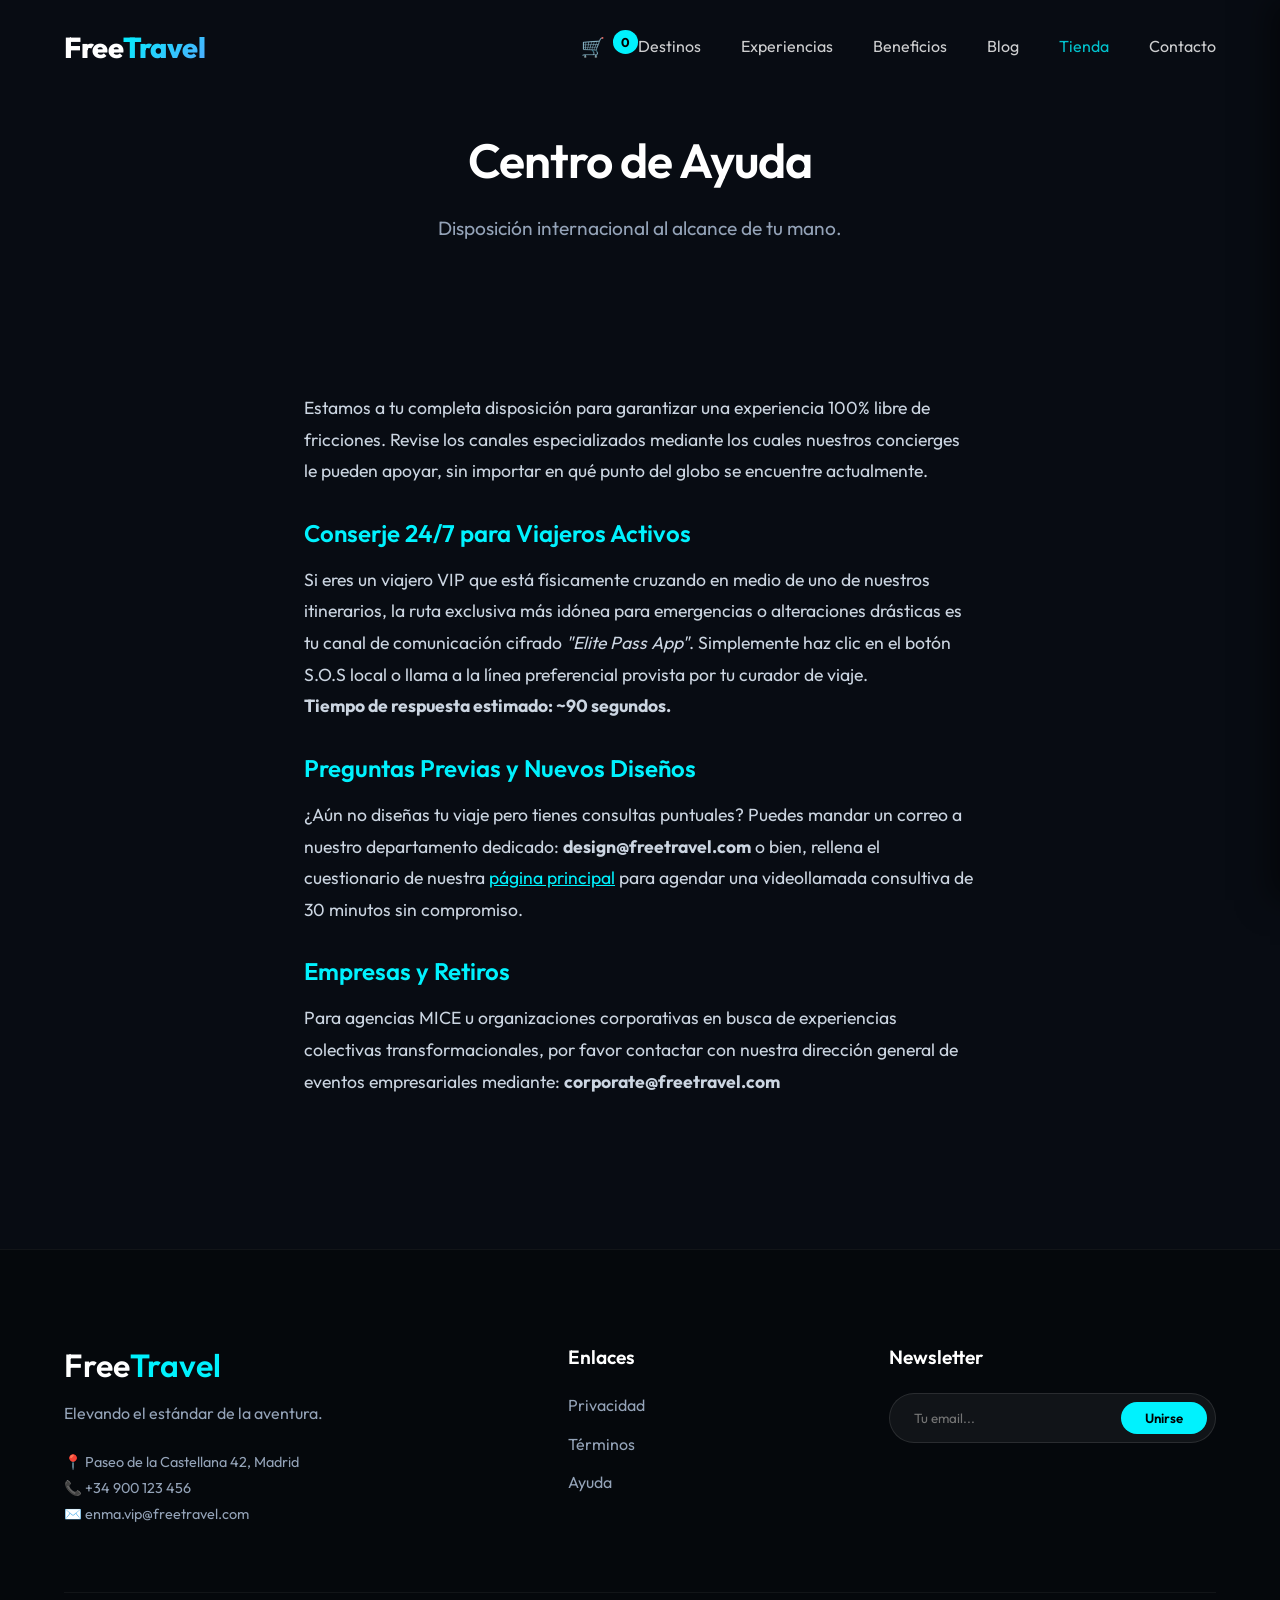
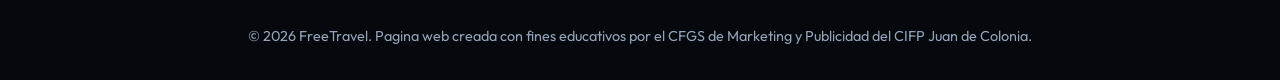
<file: ayuda.html>
<!DOCTYPE html>
<html lang="es">
<head>
    <meta charset="UTF-8">
    <meta name="viewport" content="width=device-width, initial-scale=1.0">
    <title>Centro de Ayuda | FreeTravel</title>
    <link href="https://fonts.googleapis.com/css2?family=Outfit:wght@300;400;600;800&display=swap" rel="stylesheet">
    <link rel="stylesheet" href="style.css">
    <style>
        .legal-content p { color: #cbd5e1; font-size: 1.1rem; line-height: 1.8; margin-bottom: 1.5rem; }
        .legal-content h3 { color: var(--accent-1); margin-top: 2rem; margin-bottom: 1rem; font-size: 1.5rem; }
    </style>
</head>
<body>
    <nav class="navbar">
        <div class="logo"><a href="index.html">Free<span>Travel</span></a></div>
        <div class="nav-actions" style="display:flex; align-items:center; gap:1.5rem; margin-left:auto; z-index:102;">
            <div class="cart-toggle" id="cartToggle" style="cursor:pointer; display:flex; align-items:center; gap:0.5rem; font-size:1.2rem;">
                🛒 <span class="cart-count" id="cartCount" style="background:var(--accent-1); color:#000; font-weight:bold; border-radius:50%; padding:0.1rem 0.5rem; font-size:0.8rem; transform: translateY(-5px);">0</span>
            </div>
            <div class="hamburger">
                <div class="line"></div>
                <div class="line"></div>
                <div class="line"></div>
            </div>
        </div>
        <ul class="nav-links">
            <li><a href="index.html#destinos">Destinos</a></li>
            <li><a href="index.html#experiencias">Experiencias</a></li>
            <li><a href="servicios.html">Beneficios</a></li>
            <li><a href="blog.html">Blog</a></li>
            <li><a href="tienda.html" style="color:var(--accent-1);">Tienda</a></li>
            <li><a href="index.html#contacto">Contacto</a></li>
        </ul>
    </nav>

    <header class="hero" style="height: 40vh; min-height: 300px;">
        <div class="hero-overlay" style="background: linear-gradient(180deg, rgba(8,12,19,0.9) 0%, rgba(8,12,19,1) 100%);"></div>
        <div class="hero-content" style="padding-top: 4rem;">
            <h1 class="fade-up" style="font-size: 3rem;">Centro de Ayuda</h1>
            <p class="fade-up delay-1">Disposición internacional al alcance de tu mano.</p>
        </div>
    </header>

    <section class="section-padding legal-content" style="max-width: 800px; margin: 0 auto; padding-top: 2rem;">
        <p>Estamos a tu completa disposición para garantizar una experiencia 100% libre de fricciones. Revise los canales especializados mediante los cuales nuestros concierges le pueden apoyar, sin importar en qué punto del globo se encuentre actualmente.</p>
        
        <h3>Conserje 24/7 para Viajeros Activos</h3>
        <p>Si eres un viajero VIP que está físicamente cruzando en medio de uno de nuestros itinerarios, la ruta exclusiva más idónea para emergencias o alteraciones drásticas es tu canal de comunicación cifrado <em>"Elite Pass App"</em>. Simplemente haz clic en el botón S.O.S local o llama a la línea preferencial provista por tu curador de viaje.<br><strong>Tiempo de respuesta estimado: ~90 segundos.</strong></p>

        <h3>Preguntas Previas y Nuevos Diseños</h3>
        <p>¿Aún no diseñas tu viaje pero tienes consultas puntuales? Puedes mandar un correo a nuestro departamento dedicado: <strong>design@freetravel.com</strong> o bien, rellena el cuestionario de nuestra <a href="index.html#contacto" style="color:var(--accent-1); text-decoration:underline;">página principal</a> para agendar una videollamada consultiva de 30 minutos sin compromiso.</p>

        <h3>Empresas y Retiros</h3>
        <p>Para agencias MICE u organizaciones corporativas en busca de experiencias colectivas transformacionales, por favor contactar con nuestra dirección general de eventos empresariales mediante: <strong>corporate@freetravel.com</strong></p>
    </section>

    <footer class="footer">
        <div class="footer-content">
            <div class="footer-brand scroll-reveal">
                <h2>Free<span>Travel</span></h2>
                <p>Elevando el estándar de la aventura.</p>
                <div style="margin-top:1.5rem; font-size:0.9rem; color:var(--text-muted); line-height:1.8;">
                    <p>📍 Paseo de la Castellana 42, Madrid</p>
                    <p>📞 +34 900 123 456</p>
                    <p>✉️ enma.vip@freetravel.com</p>
                </div>
            </div>
            <div class="footer-links scroll-reveal" style="transition-delay: 100ms;">
                <h4>Enlaces</h4>
                <ul>
                    <li><a href="privacidad.html">Privacidad</a></li>
                    <li><a href="terminos.html">Términos</a></li>
                    <li><a href="ayuda.html">Ayuda</a></li>
                </ul>
            </div>
            <div class="footer-cta scroll-reveal" style="transition-delay: 200ms;">
                <h4>Newsletter</h4>
                <div class="newsletter">
                    <input type="email" placeholder="Tu email...">
                    <button>Unirse</button>
                </div>
            </div>
        </div>
        <div class="footer-bottom">
            <p>&copy; 2026 FreeTravel. Pagina web creada con fines educativos por el CFGS de Marketing y Publicidad del CIFP Juan de Colonia.</p>
        </div>
    </footer>
    <!-- E-commerce Sidebar -->
    <div class="cart-overlay" id="cartOverlay"></div>
    <aside class="cart-sidebar" id="cartSidebar">
        <div class="cart-header">
            <h2>Tu Viaje</h2>
            <button id="closeCart" class="close-cart">&times;</button>
        </div>
        <div class="cart-items" id="cartItems">
            <!-- Items injected by JS -->
        </div>
        <div class="cart-footer">
            <div class="subtotal" style="display:flex; justify-content:space-between; align-items:center; margin-bottom:1rem;">
                <span>Subtotal:</span>
                <span id="cartTotal" style="color:var(--accent-1); font-weight:bold; font-size:1.5rem;">$0 USD</span>
            </div>
            <button class="btn-primary magnetic-btn" id="checkoutBtn" style="width: 100%; border:none; padding: 1.2rem; margin-top:0.5rem;">Finalizar Cotización</button>
        </div>
    </aside>

    <script src="app.js"></script>
</body>
</html>
</file>
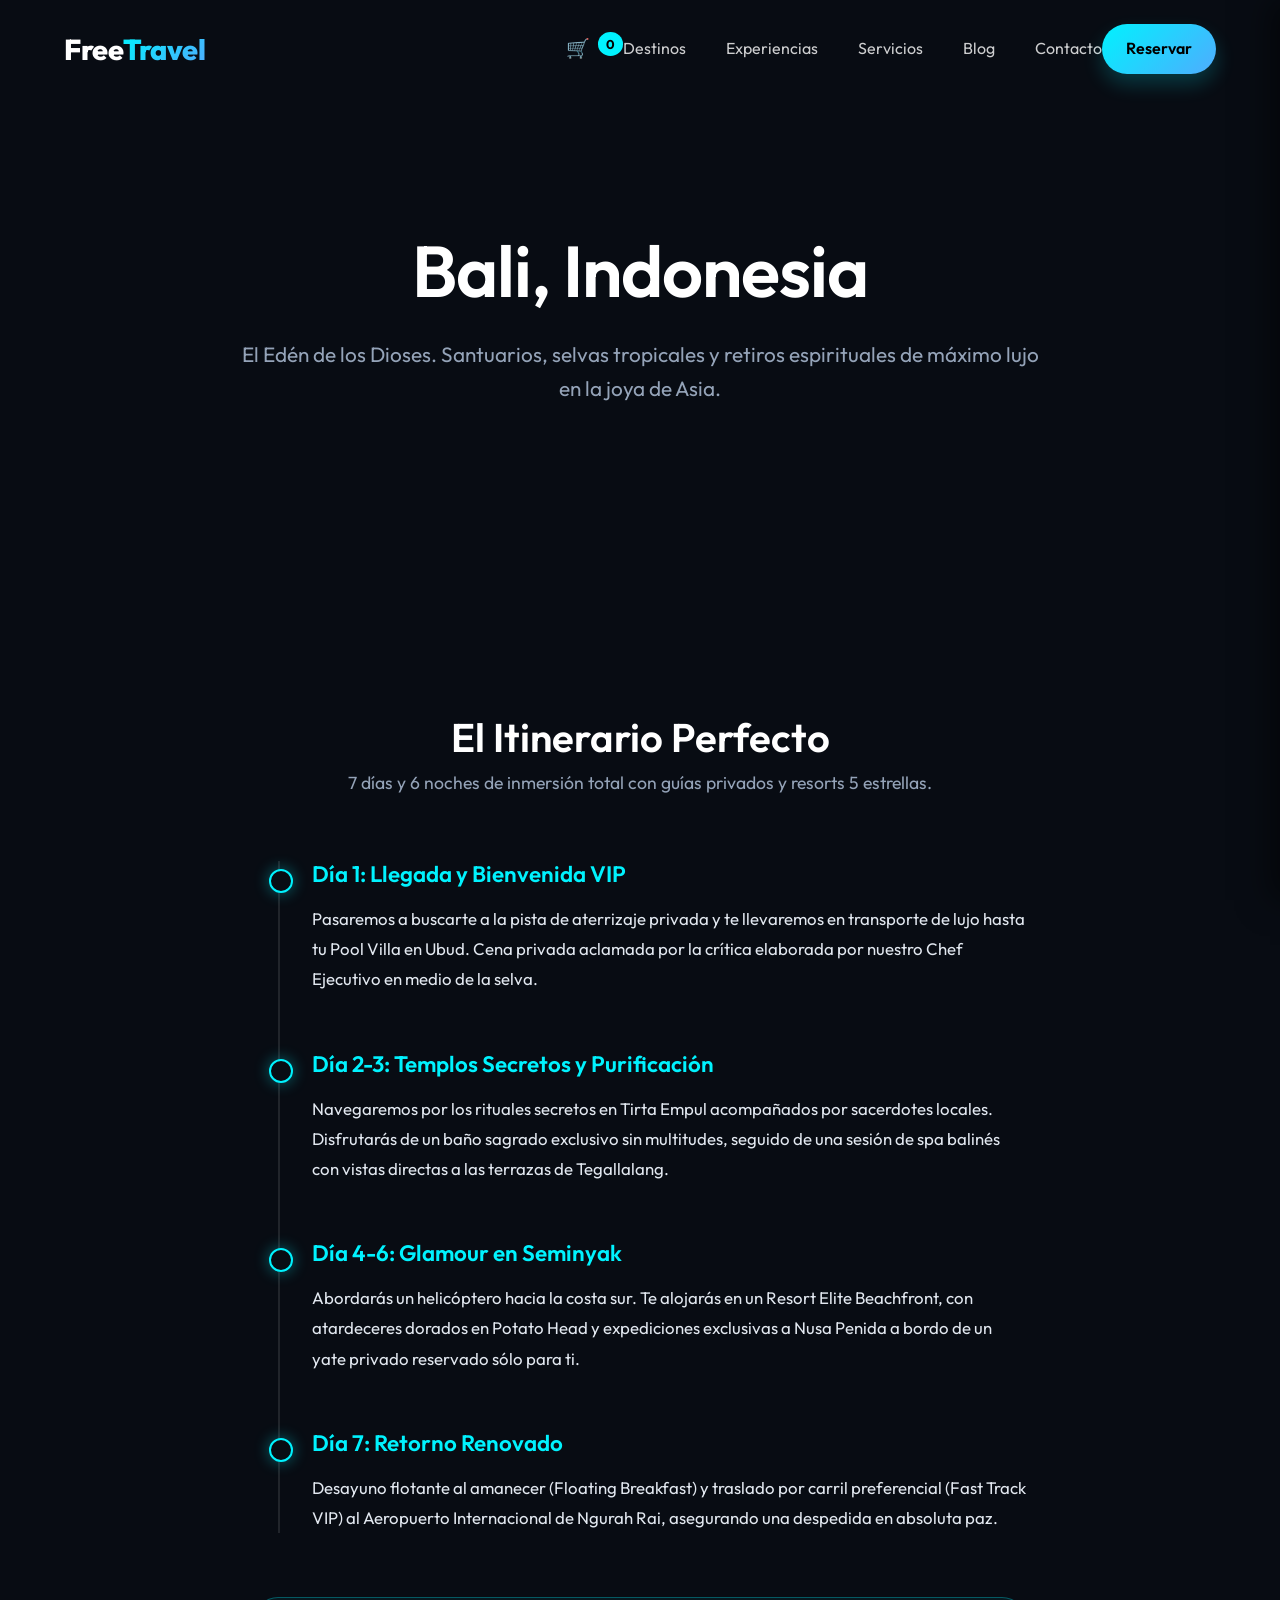
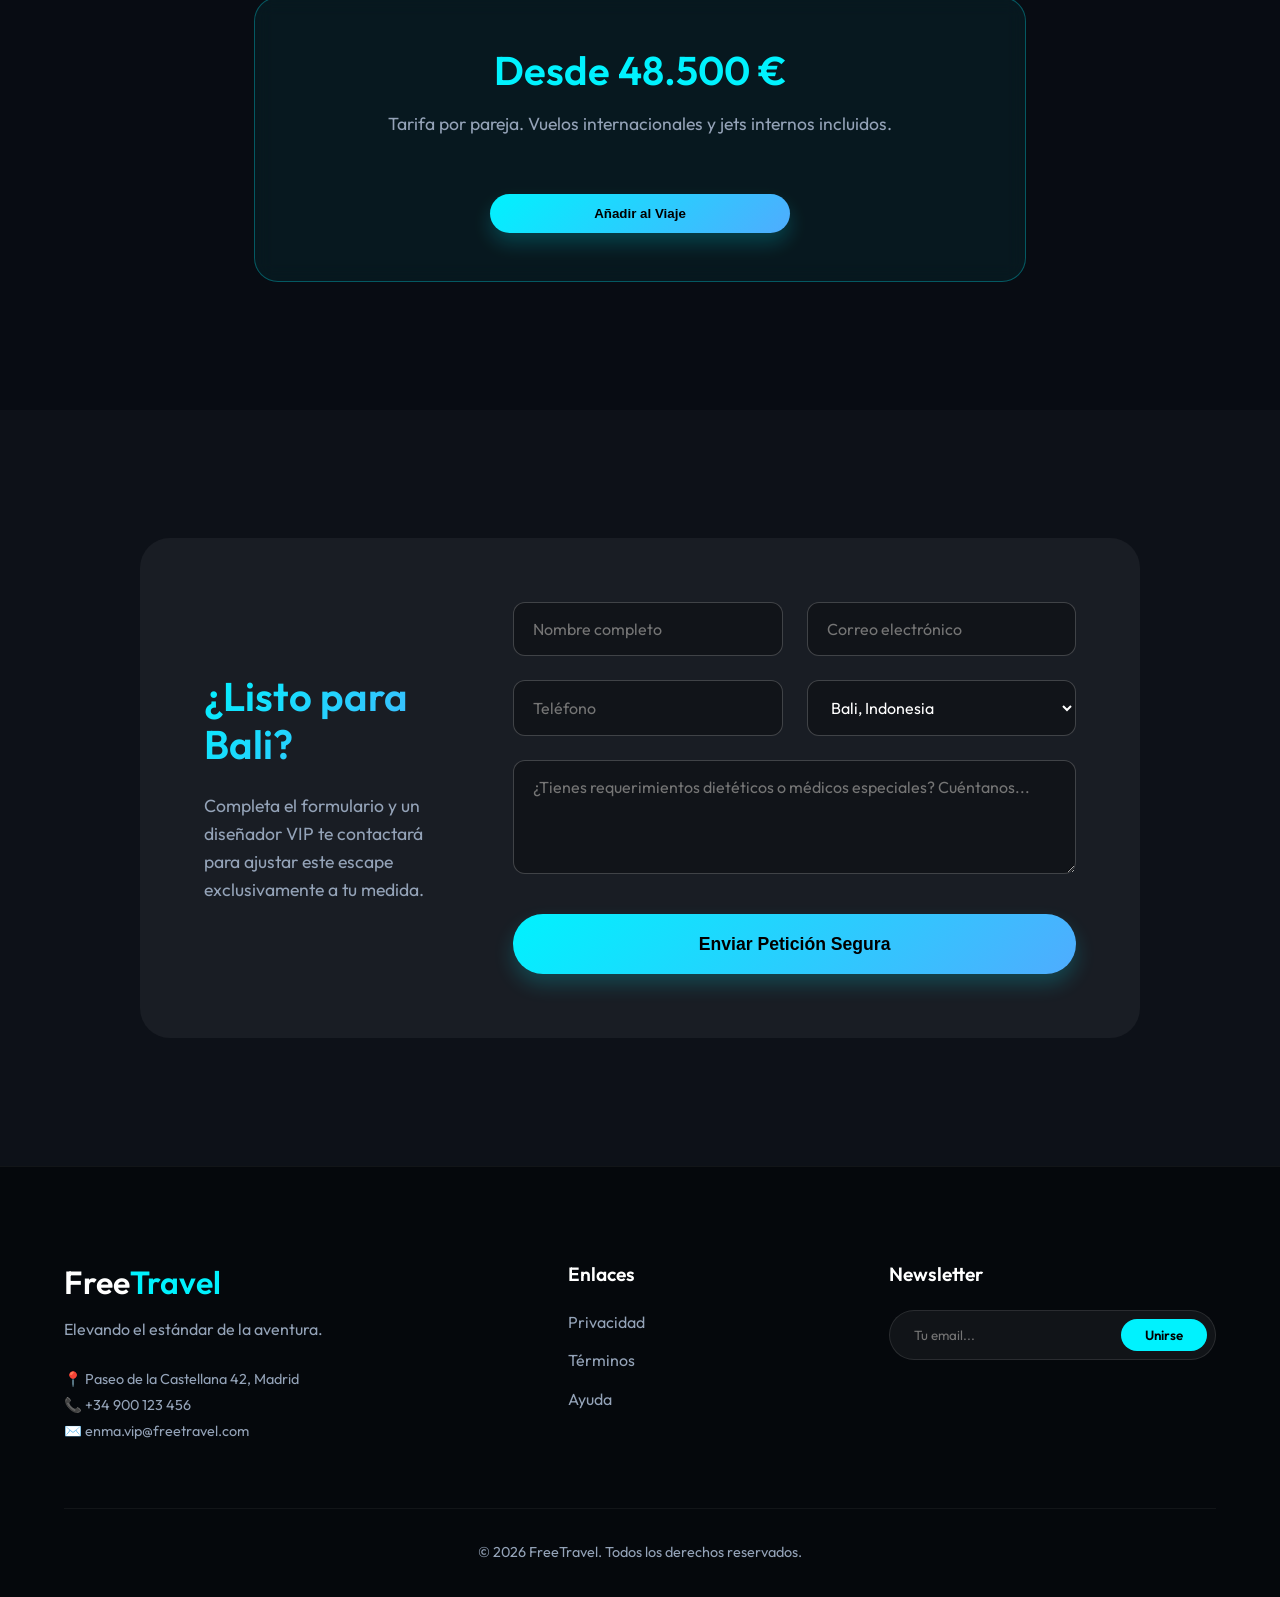
<file: bali.html>
<!DOCTYPE html>
<html lang="es">
<head>
    <meta charset="UTF-8">
    <meta name="viewport" content="width=device-width, initial-scale=1.0">
    <title>Viaje a Bali | FreeTravel</title>
    <link rel="preconnect" href="https://fonts.googleapis.com">
    <link rel="preconnect" href="https://fonts.gstatic.com" crossorigin>
    <link href="https://fonts.googleapis.com/css2?family=Outfit:wght@300;400;600;800&display=swap" rel="stylesheet">
    <link rel="stylesheet" href="style.css">
</head>
<body>
    <nav class="navbar">
        <div class="logo"><a href="index.html">Free<span>Travel</span></a></div>
        <div class="nav-actions" style="display:flex; align-items:center; gap:1.5rem; margin-left:auto; z-index:102;">
            <div class="cart-toggle" id="cartToggle" style="cursor:pointer; display:flex; align-items:center; gap:0.5rem; font-size:1.2rem;">
                🛒 <span class="cart-count" id="cartCount" style="background:var(--accent-1); color:#000; font-weight:bold; border-radius:50%; padding:0.1rem 0.5rem; font-size:0.8rem; transform: translateY(-5px);">0</span>
            </div>
            <div class="hamburger">
                <div class="line"></div>
                <div class="line"></div>
                <div class="line"></div>
            </div>
        </div>
        <ul class="nav-links">
            <li><a href="index.html#destinos">Destinos</a></li>
            <li><a href="index.html#experiencias">Experiencias</a></li>
            <li><a href="servicios.html">Servicios</a></li>
            <li><a href="blog.html">Blog</a></li>
            <li><a href="#contacto">Contacto</a></li>
        </ul>
        <a href="#contacto" class="btn-primary magnetic-btn">Reservar</a>
    </nav>

    <header class="hero" style="height: 65vh;">
        <div class="hero-bg" style="background-image: url('https://images.unsplash.com/photo-1510414842594-a61c69b5ae57?auto=format&fit=crop&w=2000&q=80')"></div>
        <div class="hero-overlay"></div>
        <div class="hero-content" style="padding-top: 6rem;">
            <h1 class="fade-up" style="font-size: 4.5rem;">Bali, Indonesia</h1>
            <p class="fade-up delay-1" style="font-size: 1.3rem;">El Edén de los Dioses. Santuarios, selvas tropicales y retiros espirituales de máximo lujo en la joya de Asia.</p>
        </div>
    </header>

    <section class="section-padding" style="max-width: 900px; margin: 0 auto;">
        <div class="section-header scroll-reveal">
            <h2 style="font-size: 2.5rem; margin-bottom: 0.5rem;">El Itinerario Perfecto</h2>
            <p style="font-size: 1.1rem; color: var(--text-muted);">7 días y 6 noches de inmersión total con guías privados y resorts 5 estrellas.</p>
        </div>
        
        <div class="timeline" style="margin-top: 4rem;">
            <div class="timeline-item scroll-reveal">
                <h3>Día 1: Llegada y Bienvenida VIP</h3>
                <p>Pasaremos a buscarte a la pista de aterrizaje privada y te llevaremos en transporte de lujo hasta tu Pool Villa en Ubud. Cena privada aclamada por la crítica elaborada por nuestro Chef Ejecutivo en medio de la selva.</p>
            </div>
            <div class="timeline-item scroll-reveal">
                <h3>Día 2-3: Templos Secretos y Purificación</h3>
                <p>Navegaremos por los rituales secretos en Tirta Empul acompañados por sacerdotes locales. Disfrutarás de un baño sagrado exclusivo sin multitudes, seguido de una sesión de spa balinés con vistas directas a las terrazas de Tegallalang.</p>
            </div>
            <div class="timeline-item scroll-reveal">
                <h3>Día 4-6: Glamour en Seminyak</h3>
                <p>Abordarás un helicóptero hacia la costa sur. Te alojarás en un Resort Elite Beachfront, con atardeceres dorados en Potato Head y expediciones exclusivas a Nusa Penida a bordo de un yate privado reservado sólo para ti.</p>
            </div>
            <div class="timeline-item scroll-reveal">
                <h3>Día 7: Retorno Renovado</h3>
                <p>Desayuno flotante al amanecer (Floating Breakfast) y traslado por carril preferencial (Fast Track VIP) al Aeropuerto Internacional de Ngurah Rai, asegurando una despedida en absoluta paz.</p>
            </div>
        </div>

        <div class="pricing-box scroll-reveal">
            <h2>Desde 48.500 €</h2>
            <p>Tarifa por pareja. Vuelos internacionales y jets internos incluidos.</p>
            <button class="add-to-cart btn-primary magnetic-btn" style="margin-top: 1.5rem; width: 100%; max-width: 300px; border:none;" data-id="bali" data-name="Expedición VIP Bali" data-price="8500" data-img="https://images.unsplash.com/photo-1510414842594-a61c69b5ae57?auto=format&fit=crop&w=150&q=80">Añadir al Viaje</button>
        </div>
    </section>

    <section id="contacto" class="contact-section section-padding" style="background: rgba(255,255,255,0.02);">
        <div class="contact-container scroll-reveal" style="border:none; box-shadow:none;">
            <div class="contact-text">
                <h2>¿Listo para Bali?</h2>
                <p>Completa el formulario y un diseñador VIP te contactará para ajustar este escape exclusivamente a tu medida.</p>
            </div>
            <form class="contact-form">
                <div class="form-row">
                    <input type="text" placeholder="Nombre completo" required>
                    <input type="email" placeholder="Correo electrónico" required>
                </div>
                <div class="form-row">
                    <input type="tel" placeholder="Teléfono" required>
                    <select required>
                        <option selected>Bali, Indonesia</option>
                    </select>
                </div>
                <textarea rows="4" placeholder="¿Tienes requerimientos dietéticos o médicos especiales? Cuéntanos..."></textarea>
                <button type="submit" class="btn-primary magnetic-btn" style="width:100%; border:none; margin-top: 1rem; padding: 1.2rem; font-size:1.1rem;">Enviar Petición Segura</button>
            </form>
        </div>
    </section>

    <footer class="footer">
        <div class="footer-content">
            <div class="footer-brand scroll-reveal">
                <h2>Free<span>Travel</span></h2>
                <p>Elevando el estándar de la aventura.</p>
                <div style="margin-top:1.5rem; font-size:0.9rem; color:var(--text-muted); line-height:1.8;">
                    <p>📍 Paseo de la Castellana 42, Madrid</p>
                    <p>📞 +34 900 123 456</p>
                    <p>✉️ enma.vip@freetravel.com</p>
                </div>
            </div>
            <div class="footer-links scroll-reveal" style="transition-delay: 100ms;">
                <h4>Enlaces</h4>
                <ul>
                    <li><a href="privacidad.html">Privacidad</a></li>
                    <li><a href="terminos.html">Términos</a></li>
                    <li><a href="ayuda.html">Ayuda</a></li>
                </ul>
            </div>
            <div class="footer-cta scroll-reveal" style="transition-delay: 200ms;">
                <h4>Newsletter</h4>
                <div class="newsletter">
                    <input type="email" placeholder="Tu email...">
                    <button>Unirse</button>
                </div>
            </div>
        </div>
        <div class="footer-bottom">
            <p>&copy; 2026 FreeTravel. Todos los derechos reservados.</p>
        </div>
    </footer>
    <!-- E-commerce Sidebar -->
    <div class="cart-overlay" id="cartOverlay"></div>
    <aside class="cart-sidebar" id="cartSidebar">
        <div class="cart-header">
            <h2>Tu Viaje</h2>
            <button id="closeCart" class="close-cart">&times;</button>
        </div>
        <div class="cart-items" id="cartItems">
            <!-- Items injected by JS -->
        </div>
        <div class="cart-footer">
            <div class="subtotal" style="display:flex; justify-content:space-between; align-items:center; margin-bottom:1rem;">
                <span>Subtotal:</span>
                <span id="cartTotal" style="color:var(--accent-1); font-weight:bold; font-size:1.5rem;">0 €</span>
            </div>
            <button class="btn-primary magnetic-btn" id="checkoutBtn" style="width: 100%; border:none; padding: 1.2rem; margin-top:0.5rem;">Finalizar Cotización</button>
        </div>
    </aside>

    <script src="app.js"></script>
</body>
</html>
</file>
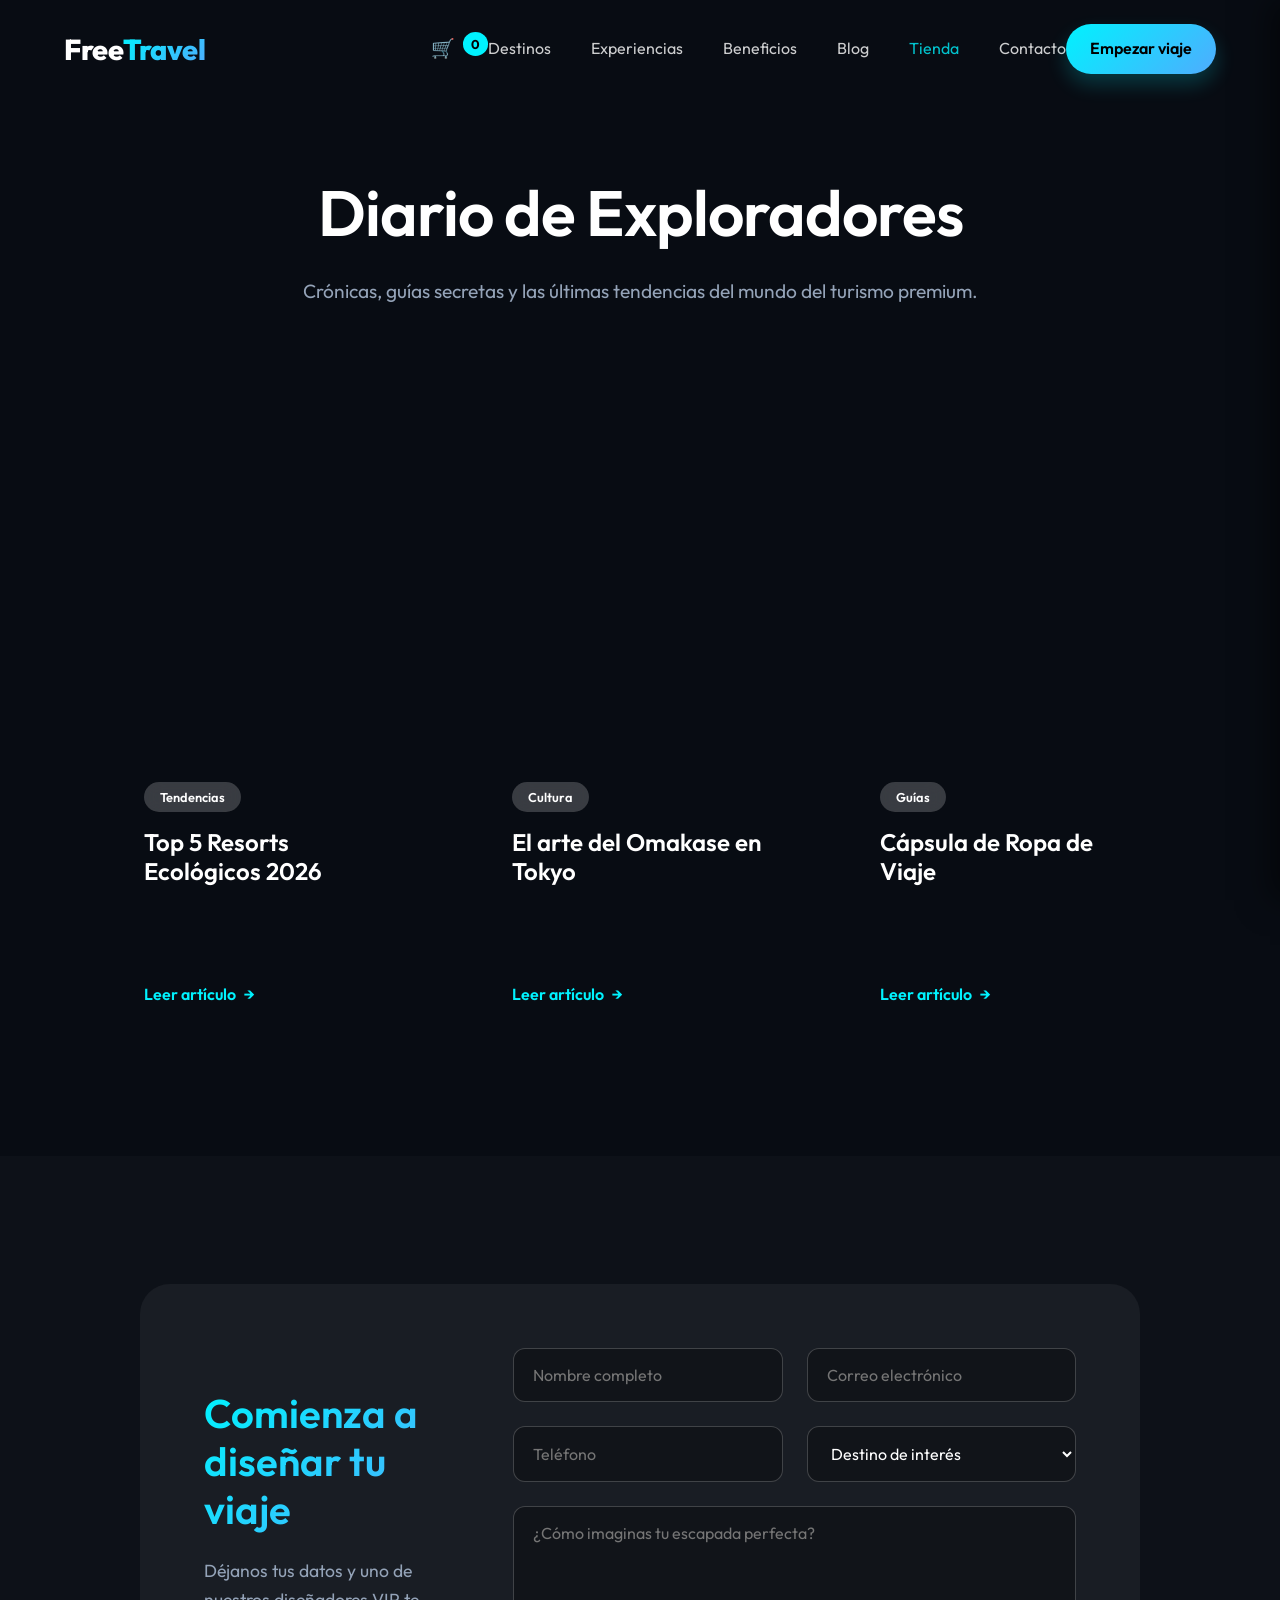
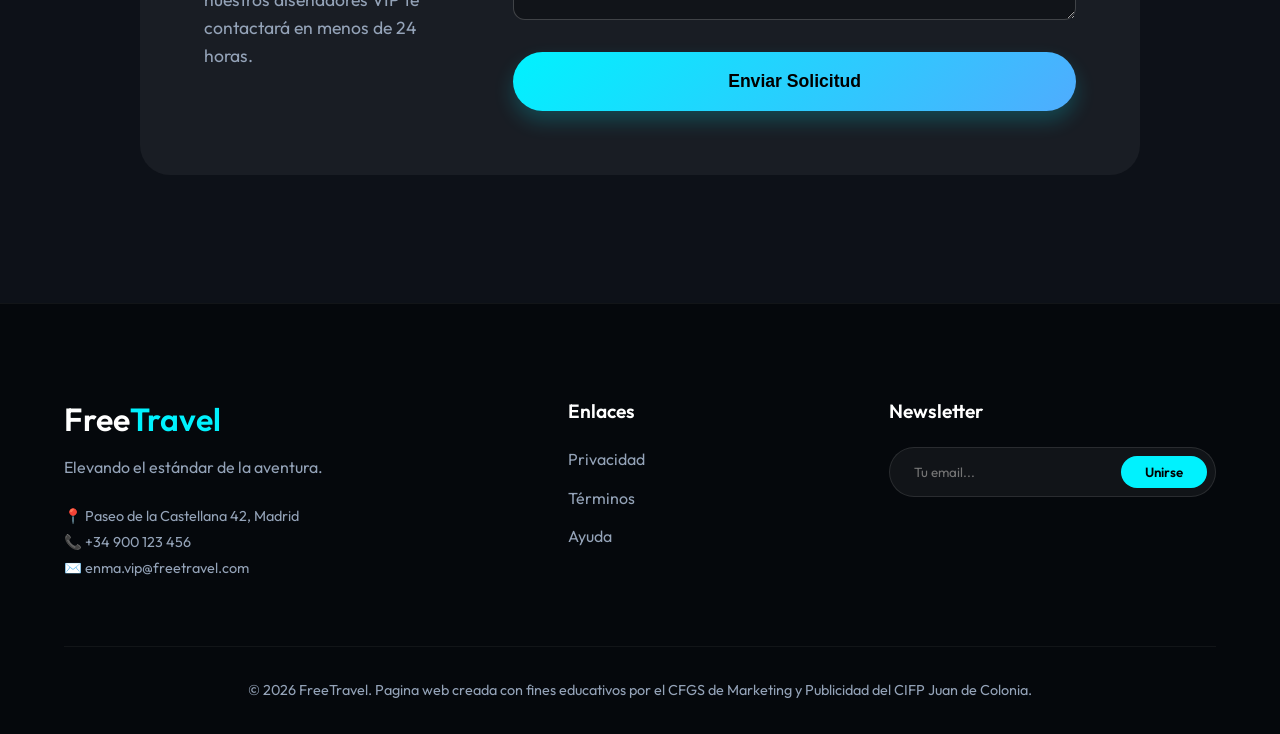
<file: blog.html>
<!DOCTYPE html>
<html lang="es">
<head>
    <meta charset="UTF-8">
    <meta name="viewport" content="width=device-width, initial-scale=1.0">
    <title>Blog de FreeTravel</title>
    <link rel="preconnect" href="https://fonts.googleapis.com">
    <link rel="preconnect" href="https://fonts.gstatic.com" crossorigin>
    <link href="https://fonts.googleapis.com/css2?family=Outfit:wght@300;400;600;800&display=swap" rel="stylesheet">
    <link rel="stylesheet" href="style.css">
</head>
<body>
    <nav class="navbar">
        <div class="logo"><a href="index.html">Free<span>Travel</span></a></div>
        <div class="nav-actions" style="display:flex; align-items:center; gap:1.5rem; margin-left:auto; z-index:102;">
            <div class="cart-toggle" id="cartToggle" style="cursor:pointer; display:flex; align-items:center; gap:0.5rem; font-size:1.2rem;">
                🛒 <span class="cart-count" id="cartCount" style="background:var(--accent-1); color:#000; font-weight:bold; border-radius:50%; padding:0.1rem 0.5rem; font-size:0.8rem; transform: translateY(-5px);">0</span>
            </div>
            <div class="hamburger">
                <div class="line"></div>
                <div class="line"></div>
                <div class="line"></div>
            </div>
        </div>
        <ul class="nav-links">
            <li><a href="index.html#destinos">Destinos</a></li>
            <li><a href="index.html#experiencias">Experiencias</a></li>
            <li><a href="servicios.html">Beneficios</a></li>
            <li><a href="blog.html">Blog</a></li>
            <li><a href="tienda.html" style="color:var(--accent-1);">Tienda</a></li>
            <li><a href="index.html#contacto">Contacto</a></li>
        </ul>
        <a href="index.html#contacto" class="btn-primary magnetic-btn">Empezar viaje</a>
    </nav>

    <header class="hero" style="height: 50vh;">
        <div class="hero-bg" style="background-image: url('https://images.unsplash.com/photo-1476514525535-07fb3b4ae5f1?auto=format&fit=crop&w=2000&q=80')"></div>
        <div class="hero-overlay"></div>
        <div class="hero-content" style="padding-top: 5rem;">
            <h1 class="fade-up" style="font-size: 4rem;">Diario de Exploradores</h1>
            <p class="fade-up delay-1" style="font-size: 1.2rem;">Crónicas, guías secretas y las últimas tendencias del mundo del turismo premium.</p>
        </div>
    </header>

    <section class="section-padding" style="max-width: 1200px; margin: 0 auto;">
        <div class="destinations-grid">
            <div class="dest-card scroll-reveal">
                <div class="card-img" style="background-image: url('https://images.unsplash.com/photo-1596436889106-be35e843f974?auto=format&fit=crop&w=800&q=80')"></div>
                <div class="card-content">
                    <div class="card-badge">Tendencias</div>
                    <h3 style="font-size:1.5rem;">Top 5 Resorts Ecológicos 2026</h3>
                    <p>Descubre los hoteles que dominan la vanguardia del lujo sustentable en África y Asia.</p>
                    <a href="#" class="explore-link">Leer artículo <span>→</span></a>
                </div>
            </div>
            <div class="dest-card scroll-reveal delay-1">
                <div class="card-img" style="background-image: url('https://images.unsplash.com/photo-1522708323590-d24dbb6b0267?auto=format&fit=crop&w=800&q=80')"></div>
                <div class="card-content">
                    <div class="card-badge">Cultura</div>
                    <h3 style="font-size:1.5rem;">El arte del Omakase en Tokyo</h3>
                    <p>Una breve guía para entender y respetar la máxima expresión culinaria japonesa al cenar.</p>
                    <a href="#" class="explore-link">Leer artículo <span>→</span></a>
                </div>
            </div>
            <div class="dest-card scroll-reveal delay-2">
                <div class="card-img" style="background-image: url('https://images.unsplash.com/photo-1469854523086-cc02fe5d8800?auto=format&fit=crop&w=800&q=80')"></div>
                <div class="card-content">
                    <div class="card-badge">Guías</div>
                    <h3 style="font-size:1.5rem;">Cápsula de Ropa de Viaje</h3>
                    <p>Cómo empacar ropa de firma inteligentemente para cualquier expedición alrededor del globo.</p>
                    <a href="#" class="explore-link">Leer artículo <span>→</span></a>
                </div>
            </div>
        </div>
    </section>

    <!-- Includes contact form -->
    <section id="contacto" class="contact-section section-padding" style="background: rgba(255,255,255,0.02);">
        <div class="contact-container scroll-reveal" style="border:none; box-shadow:none;">
            <div class="contact-text">
                <h2>Comienza a diseñar tu viaje</h2>
                <p>Déjanos tus datos y uno de nuestros diseñadores VIP te contactará en menos de 24 horas.</p>
            </div>
            <form class="contact-form">
                <div class="form-row">
                    <input type="text" placeholder="Nombre completo" required>
                    <input type="email" placeholder="Correo electrónico" required>
                </div>
                <div class="form-row">
                    <input type="tel" placeholder="Teléfono" required>
                    <select required>
                        <option value="" disabled selected>Destino de interés</option>
                        <option>Bali, Indonesia</option>
                        <option>París, Francia</option>
                        <option>Santorini, Grecia</option>
                        <option>Me gustaría que me asesoren</option>
                    </select>
                </div>
                <textarea rows="4" placeholder="¿Cómo imaginas tu escapada perfecta?"></textarea>
                <button type="submit" class="btn-primary magnetic-btn" style="width:100%; border:none; margin-top:0.5rem; padding: 1.2rem; font-size:1.1rem;">Enviar Solicitud</button>
            </form>
        </div>
    </section>

    <footer class="footer">
        <div class="footer-content">
            <div class="footer-brand scroll-reveal">
                <h2>Free<span>Travel</span></h2>
                <p>Elevando el estándar de la aventura.</p>
                <div style="margin-top:1.5rem; font-size:0.9rem; color:var(--text-muted); line-height:1.8;">
                    <p>📍 Paseo de la Castellana 42, Madrid</p>
                    <p>📞 +34 900 123 456</p>
                    <p>✉️ enma.vip@freetravel.com</p>
                </div>
            </div>
            <div class="footer-links scroll-reveal" style="transition-delay: 100ms;">
                <h4>Enlaces</h4>
                <ul>
                    <li><a href="privacidad.html">Privacidad</a></li>
                    <li><a href="terminos.html">Términos</a></li>
                    <li><a href="ayuda.html">Ayuda</a></li>
                </ul>
            </div>
            <div class="footer-cta scroll-reveal" style="transition-delay: 200ms;">
                <h4>Newsletter</h4>
                <div class="newsletter">
                    <input type="email" placeholder="Tu email...">
                    <button>Unirse</button>
                </div>
            </div>
        </div>
        <div class="footer-bottom">
            <p>&copy; 2026 FreeTravel. Pagina web creada con fines educativos por el CFGS de Marketing y Publicidad del CIFP Juan de Colonia.</p>
        </div>
    </footer>
    <!-- E-commerce Sidebar -->
    <div class="cart-overlay" id="cartOverlay"></div>
    <aside class="cart-sidebar" id="cartSidebar">
        <div class="cart-header">
            <h2>Tu Viaje</h2>
            <button id="closeCart" class="close-cart">&times;</button>
        </div>
        <div class="cart-items" id="cartItems">
            <!-- Items injected by JS -->
        </div>
        <div class="cart-footer">
            <div class="subtotal" style="display:flex; justify-content:space-between; align-items:center; margin-bottom:1rem;">
                <span>Subtotal:</span>
                <span id="cartTotal" style="color:var(--accent-1); font-weight:bold; font-size:1.5rem;">$0 USD</span>
            </div>
            <button class="btn-primary magnetic-btn" id="checkoutBtn" style="width: 100%; border:none; padding: 1.2rem; margin-top:0.5rem;">Finalizar Cotización</button>
        </div>
    </aside>

    <script src="app.js"></script>
</body>
</html>
</file>
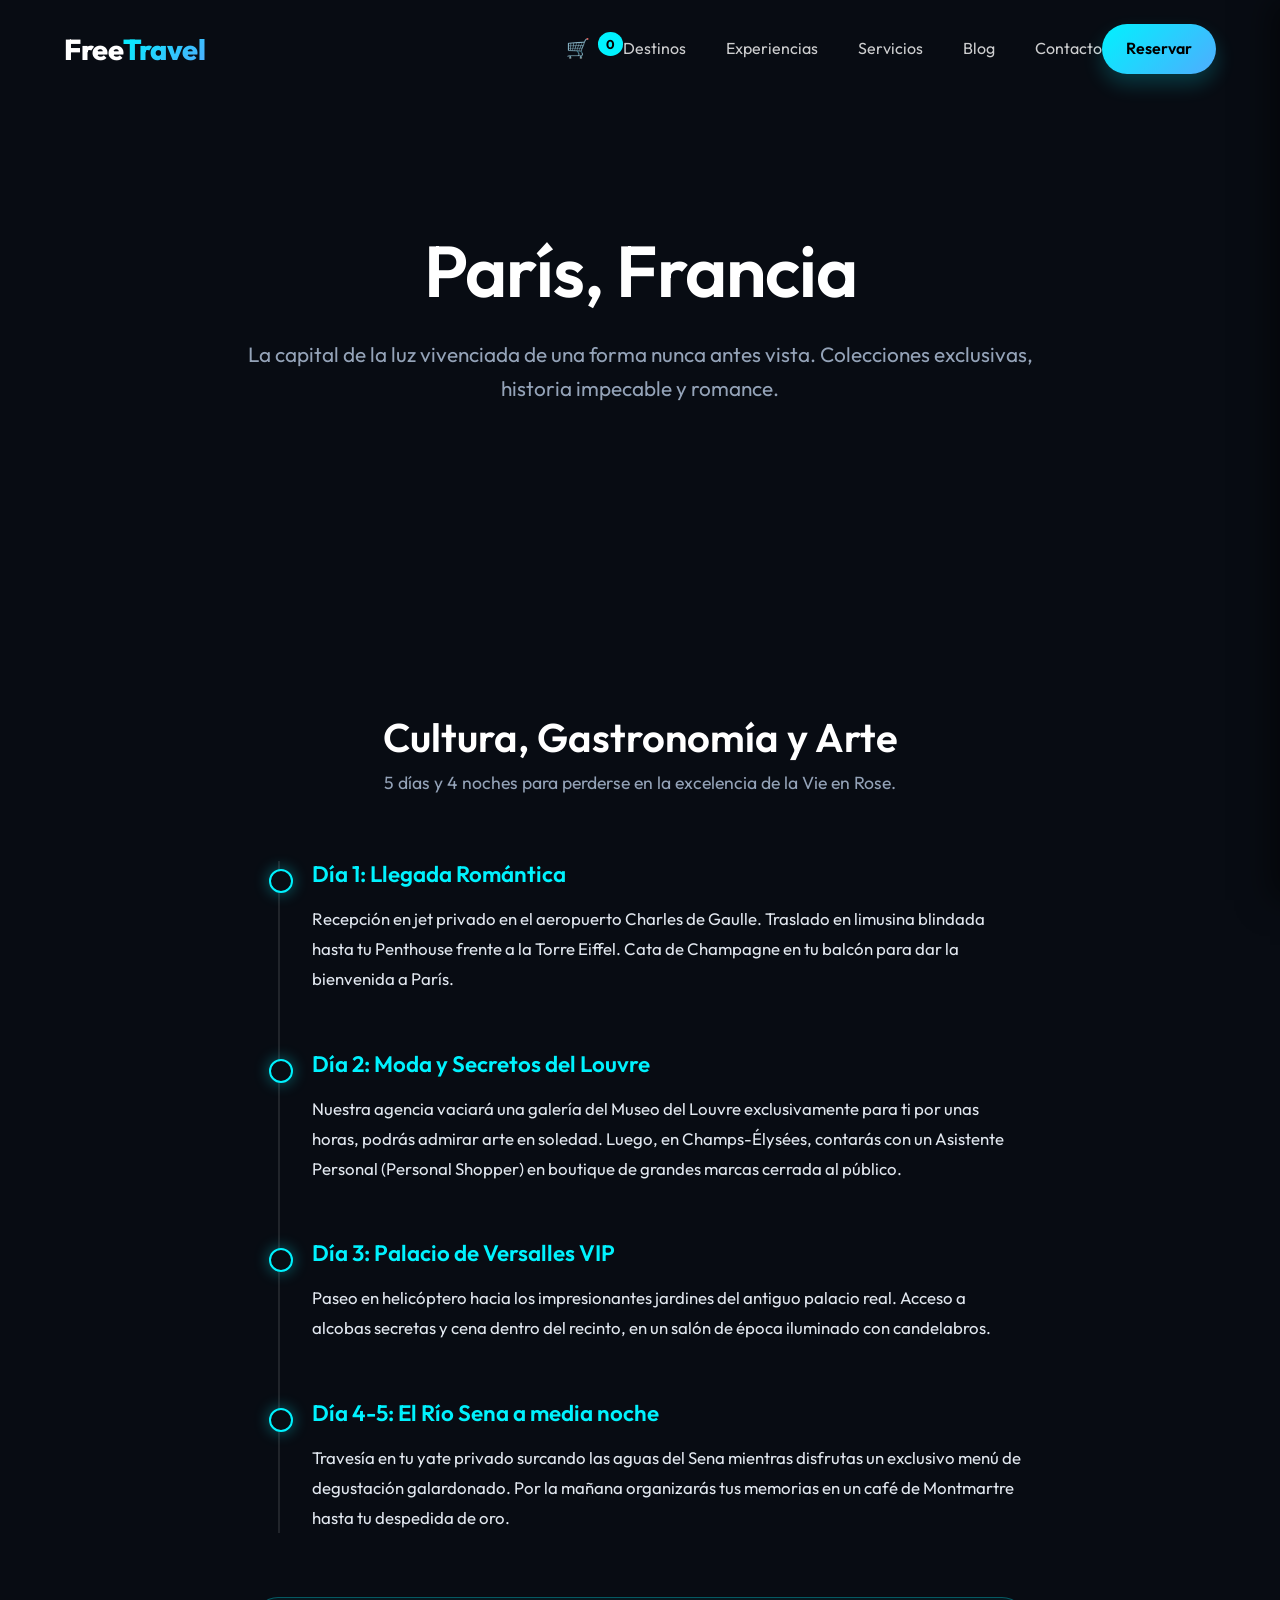
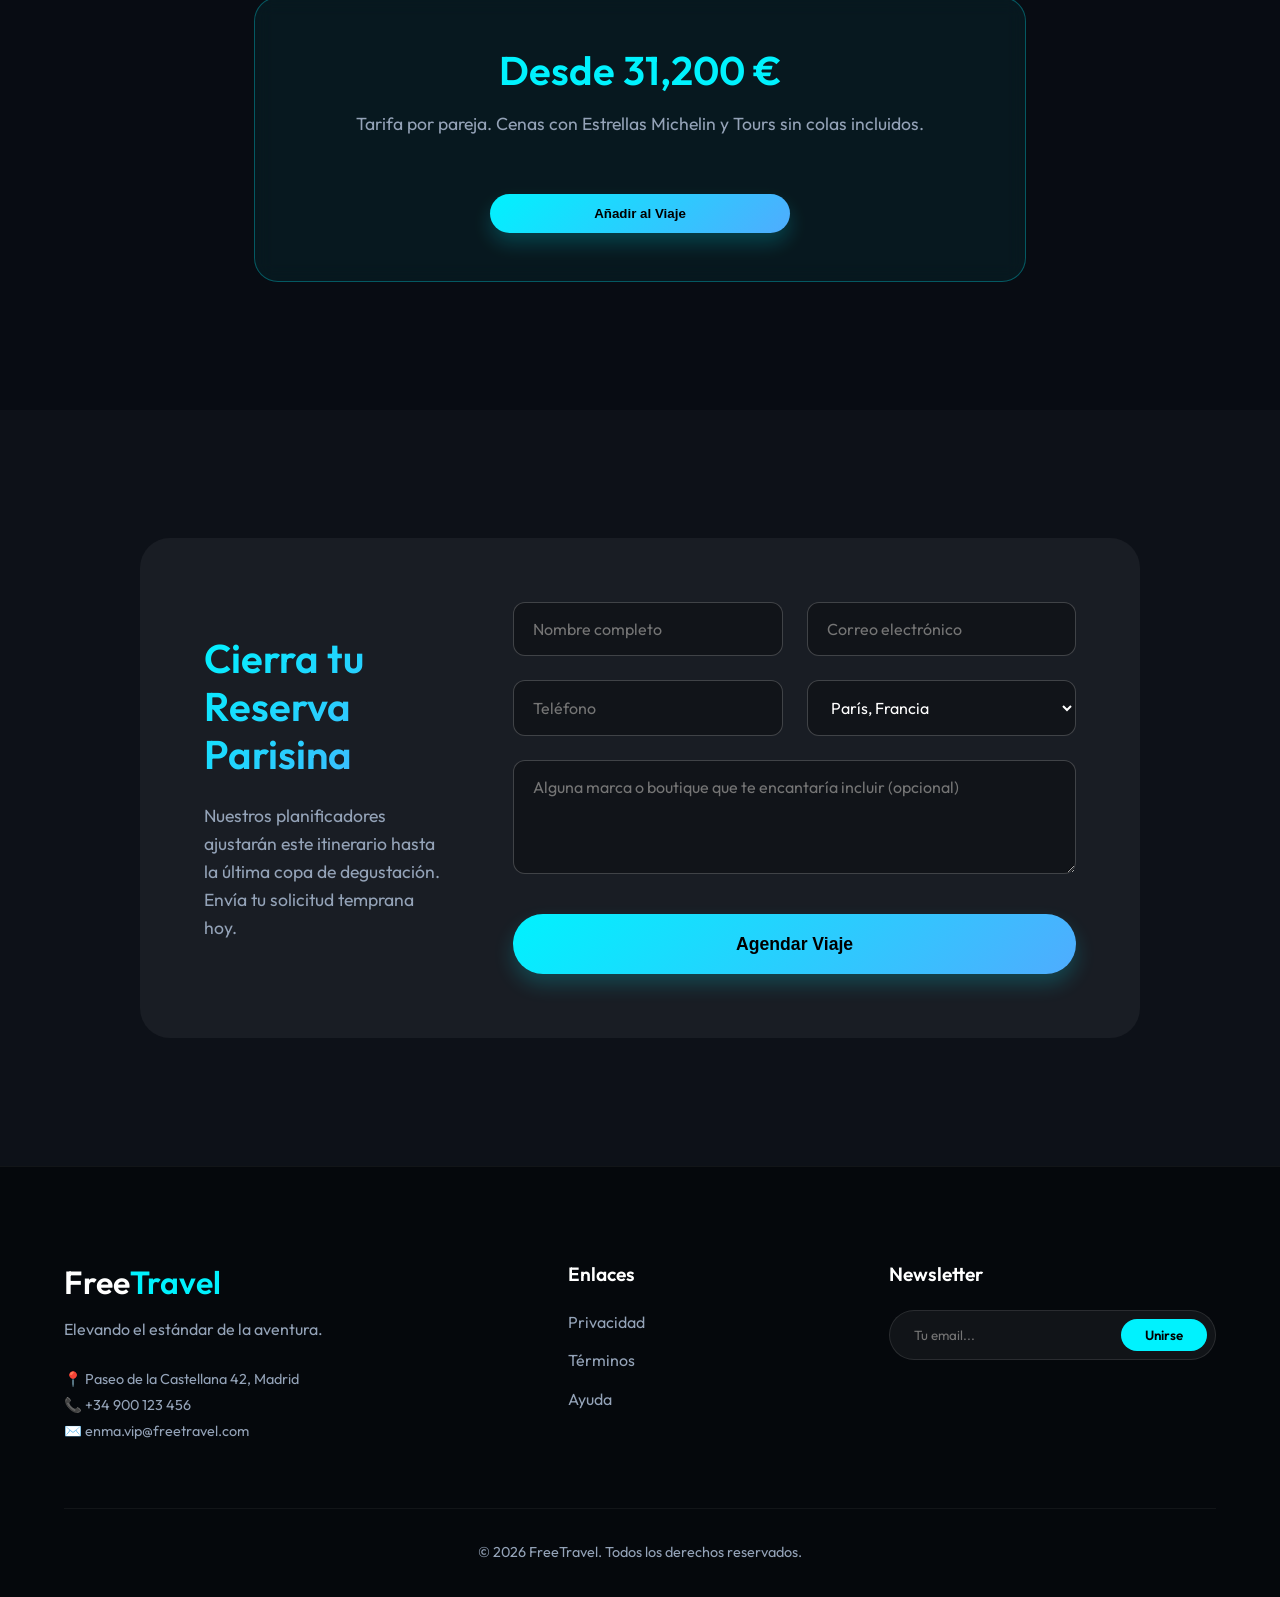
<file: paris.html>
<!DOCTYPE html>
<html lang="es">
<head>
    <meta charset="UTF-8">
    <meta name="viewport" content="width=device-width, initial-scale=1.0">
    <title>Viaje a París | FreeTravel</title>
    <link rel="preconnect" href="https://fonts.googleapis.com">
    <link rel="preconnect" href="https://fonts.gstatic.com" crossorigin>
    <link href="https://fonts.googleapis.com/css2?family=Outfit:wght@300;400;600;800&display=swap" rel="stylesheet">
    <link rel="stylesheet" href="style.css">
</head>
<body>
    <nav class="navbar">
        <div class="logo"><a href="index.html">Free<span>Travel</span></a></div>
        <div class="nav-actions" style="display:flex; align-items:center; gap:1.5rem; margin-left:auto; z-index:102;">
            <div class="cart-toggle" id="cartToggle" style="cursor:pointer; display:flex; align-items:center; gap:0.5rem; font-size:1.2rem;">
                🛒 <span class="cart-count" id="cartCount" style="background:var(--accent-1); color:#000; font-weight:bold; border-radius:50%; padding:0.1rem 0.5rem; font-size:0.8rem; transform: translateY(-5px);">0</span>
            </div>
            <div class="hamburger">
                <div class="line"></div>
                <div class="line"></div>
                <div class="line"></div>
            </div>
        </div>
        <ul class="nav-links">
            <li><a href="index.html#destinos">Destinos</a></li>
            <li><a href="index.html#experiencias">Experiencias</a></li>
            <li><a href="servicios.html">Servicios</a></li>
            <li><a href="blog.html">Blog</a></li>
            <li><a href="#contacto">Contacto</a></li>
        </ul>
        <a href="#contacto" class="btn-primary magnetic-btn">Reservar</a>
    </nav>

    <header class="hero" style="height: 65vh;">
        <div class="hero-bg" style="background-image: url('https://images.unsplash.com/photo-1499856871958-5b9627545d1a?auto=format&fit=crop&w=2000&q=80')"></div>
        <div class="hero-overlay"></div>
        <div class="hero-content" style="padding-top: 6rem;">
            <h1 class="fade-up" style="font-size: 4.5rem;">París, Francia</h1>
            <p class="fade-up delay-1" style="font-size: 1.3rem;">La capital de la luz vivenciada de una forma nunca antes vista. Colecciones exclusivas, historia impecable y romance.</p>
        </div>
    </header>

    <section class="section-padding" style="max-width: 900px; margin: 0 auto;">
        <div class="section-header scroll-reveal">
            <h2 style="font-size: 2.5rem; margin-bottom: 0.5rem;">Cultura, Gastronomía y Arte</h2>
            <p style="font-size: 1.1rem; color: var(--text-muted);">5 días y 4 noches para perderse en la excelencia de la Vie en Rose.</p>
        </div>
        
        <div class="timeline" style="margin-top: 4rem;">
            <div class="timeline-item scroll-reveal">
                <h3>Día 1: Llegada Romántica</h3>
                <p>Recepción en jet privado en el aeropuerto Charles de Gaulle. Traslado en limusina blindada hasta tu Penthouse frente a la Torre Eiffel. Cata de Champagne en tu balcón para dar la bienvenida a París.</p>
            </div>
            <div class="timeline-item scroll-reveal">
                <h3>Día 2: Moda y Secretos del Louvre</h3>
                <p>Nuestra agencia vaciará una galería del Museo del Louvre exclusivamente para ti por unas horas, podrás admirar arte en soledad. Luego, en Champs-Élysées, contarás con un Asistente Personal (Personal Shopper) en boutique de grandes marcas cerrada al público.</p>
            </div>
            <div class="timeline-item scroll-reveal">
                <h3>Día 3: Palacio de Versalles VIP</h3>
                <p>Paseo en helicóptero hacia los impresionantes jardines del antiguo palacio real. Acceso a alcobas secretas y cena dentro del recinto, en un salón de época iluminado con candelabros.</p>
            </div>
            <div class="timeline-item scroll-reveal">
                <h3>Día 4-5: El Río Sena a media noche</h3>
                <p>Travesía en tu yate privado surcando las aguas del Sena mientras disfrutas un exclusivo menú de degustación galardonado. Por la mañana organizarás tus memorias en un café de Montmartre hasta tu despedida de oro.</p>
            </div>
        </div>

        <div class="pricing-box scroll-reveal">
            <h2>Desde 31,200 €</h2>
            <p>Tarifa por pareja. Cenas con Estrellas Michelin y Tours sin colas incluidos.</p>
            <button class="add-to-cart btn-primary magnetic-btn" style="margin-top: 1.5rem; width: 100%; max-width: 300px; border:none;" data-id="paris" data-name="Glamour en París" data-price="11200" data-img="https://images.unsplash.com/photo-1499856871958-5b9627545d1a?auto=format&fit=crop&w=150&q=80">Añadir al Viaje</button>
        </div>
    </section>

    <section id="contacto" class="contact-section section-padding" style="background: rgba(255,255,255,0.02);">
        <div class="contact-container scroll-reveal" style="border:none; box-shadow:none;">
            <div class="contact-text">
                <h2>Cierra tu Reserva Parisina</h2>
                <p>Nuestros planificadores ajustarán este itinerario hasta la última copa de degustación. Envía tu solicitud temprana hoy.</p>
            </div>
            <form class="contact-form">
                <div class="form-row">
                    <input type="text" placeholder="Nombre completo" required>
                    <input type="email" placeholder="Correo electrónico" required>
                </div>
                <div class="form-row">
                    <input type="tel" placeholder="Teléfono" required>
                    <select required>
                        <option selected>París, Francia</option>
                    </select>
                </div>
                <textarea rows="4" placeholder="Alguna marca o boutique que te encantaría incluir (opcional)"></textarea>
                <button type="submit" class="btn-primary magnetic-btn" style="width:100%; border:none; margin-top: 1rem; padding: 1.2rem; font-size:1.1rem;">Agendar Viaje</button>
            </form>
        </div>
    </section>

    <footer class="footer">
        <div class="footer-content">
            <div class="footer-brand scroll-reveal">
                <h2>Free<span>Travel</span></h2>
                <p>Elevando el estándar de la aventura.</p>
                <div style="margin-top:1.5rem; font-size:0.9rem; color:var(--text-muted); line-height:1.8;">
                    <p>📍 Paseo de la Castellana 42, Madrid</p>
                    <p>📞 +34 900 123 456</p>
                    <p>✉️ enma.vip@freetravel.com</p>
                </div>
            </div>
            <div class="footer-links scroll-reveal" style="transition-delay: 100ms;">
                <h4>Enlaces</h4>
                <ul>
                    <li><a href="privacidad.html">Privacidad</a></li>
                    <li><a href="terminos.html">Términos</a></li>
                    <li><a href="ayuda.html">Ayuda</a></li>
                </ul>
            </div>
            <div class="footer-cta scroll-reveal" style="transition-delay: 200ms;">
                <h4>Newsletter</h4>
                <div class="newsletter">
                    <input type="email" placeholder="Tu email...">
                    <button>Unirse</button>
                </div>
            </div>
        </div>
        <div class="footer-bottom">
            <p>&copy; 2026 FreeTravel. Todos los derechos reservados.</p>
        </div>
    </footer>
    <!-- E-commerce Sidebar -->
    <div class="cart-overlay" id="cartOverlay"></div>
    <aside class="cart-sidebar" id="cartSidebar">
        <div class="cart-header">
            <h2>Tu Viaje</h2>
            <button id="closeCart" class="close-cart">&times;</button>
        </div>
        <div class="cart-items" id="cartItems">
            <!-- Items injected by JS -->
        </div>
        <div class="cart-footer">
            <div class="subtotal" style="display:flex; justify-content:space-between; align-items:center; margin-bottom:1rem;">
                <span>Subtotal:</span>
                <span id="cartTotal" style="color:var(--accent-1); font-weight:bold; font-size:1.5rem;">0 €</span>
            </div>
            <button class="btn-primary magnetic-btn" id="checkoutBtn" style="width: 100%; border:none; padding: 1.2rem; margin-top:0.5rem;">Finalizar Cotización</button>
        </div>
    </aside>

    <script src="app.js"></script>
</body>
</html>
</file>
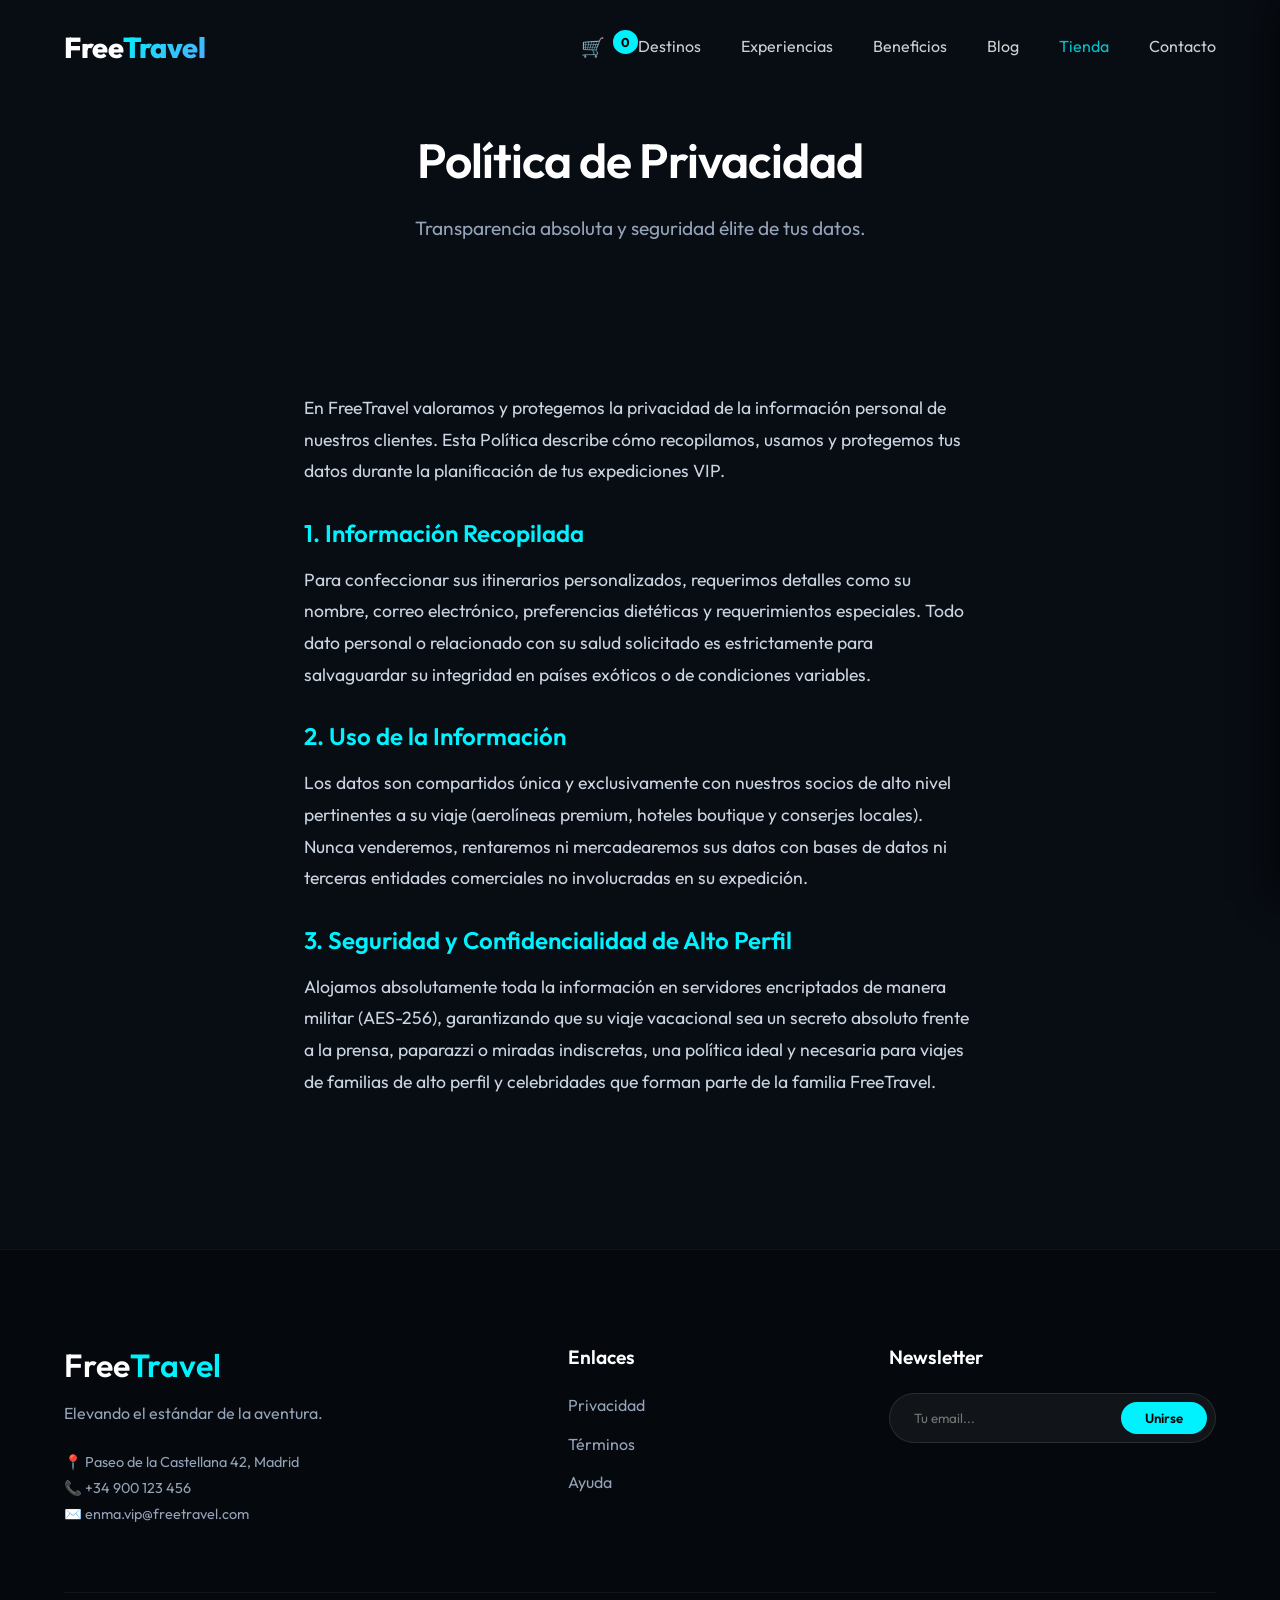
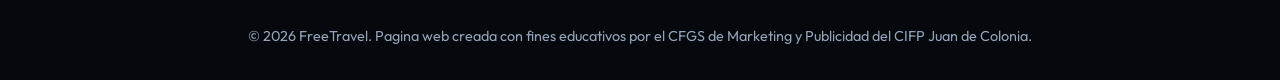
<file: privacidad.html>
<!DOCTYPE html>
<html lang="es">
<head>
    <meta charset="UTF-8">
    <meta name="viewport" content="width=device-width, initial-scale=1.0">
    <title>Política de Privacidad | FreeTravel</title>
    <link href="https://fonts.googleapis.com/css2?family=Outfit:wght@300;400;600;800&display=swap" rel="stylesheet">
    <link rel="stylesheet" href="style.css">
    <style>
        .legal-content p { color: #cbd5e1; font-size: 1.1rem; line-height: 1.8; margin-bottom: 1.5rem; }
        .legal-content h3 { color: var(--accent-1); margin-top: 2rem; margin-bottom: 1rem; font-size: 1.5rem; }
    </style>
</head>
<body>
    <nav class="navbar">
        <div class="logo"><a href="index.html">Free<span>Travel</span></a></div>
        <div class="nav-actions" style="display:flex; align-items:center; gap:1.5rem; margin-left:auto; z-index:102;">
            <div class="cart-toggle" id="cartToggle" style="cursor:pointer; display:flex; align-items:center; gap:0.5rem; font-size:1.2rem;">
                🛒 <span class="cart-count" id="cartCount" style="background:var(--accent-1); color:#000; font-weight:bold; border-radius:50%; padding:0.1rem 0.5rem; font-size:0.8rem; transform: translateY(-5px);">0</span>
            </div>
            <div class="hamburger">
                <div class="line"></div>
                <div class="line"></div>
                <div class="line"></div>
            </div>
        </div>
        <ul class="nav-links">
            <li><a href="index.html#destinos">Destinos</a></li>
            <li><a href="index.html#experiencias">Experiencias</a></li>
            <li><a href="servicios.html">Beneficios</a></li>
            <li><a href="blog.html">Blog</a></li>
            <li><a href="tienda.html" style="color:var(--accent-1);">Tienda</a></li>
            <li><a href="index.html#contacto">Contacto</a></li>
        </ul>
    </nav>

    <header class="hero" style="height: 40vh; min-height: 300px;">
        <div class="hero-overlay" style="background: linear-gradient(180deg, rgba(8,12,19,0.9) 0%, rgba(8,12,19,1) 100%);"></div>
        <div class="hero-content" style="padding-top: 4rem;">
            <h1 class="fade-up" style="font-size: 3rem;">Política de Privacidad</h1>
            <p class="fade-up delay-1">Transparencia absoluta y seguridad élite de tus datos.</p>
        </div>
    </header>

    <section class="section-padding legal-content" style="max-width: 800px; margin: 0 auto; padding-top: 2rem;">
        <p>En FreeTravel valoramos y protegemos la privacidad de la información personal de nuestros clientes. Esta Política describe cómo recopilamos, usamos y protegemos tus datos durante la planificación de tus expediciones VIP.</p>
        
        <h3>1. Información Recopilada</h3>
        <p>Para confeccionar sus itinerarios personalizados, requerimos detalles como su nombre, correo electrónico, preferencias dietéticas y requerimientos especiales. Todo dato personal o relacionado con su salud solicitado es estrictamente para salvaguardar su integridad en países exóticos o de condiciones variables.</p>

        <h3>2. Uso de la Información</h3>
        <p>Los datos son compartidos única y exclusivamente con nuestros socios de alto nivel pertinentes a su viaje (aerolíneas premium, hoteles boutique y conserjes locales). Nunca venderemos, rentaremos ni mercadearemos sus datos con bases de datos ni terceras entidades comerciales no involucradas en su expedición.</p>

        <h3>3. Seguridad y Confidencialidad de Alto Perfil</h3>
        <p>Alojamos absolutamente toda la información en servidores encriptados de manera militar (AES-256), garantizando que su viaje vacacional sea un secreto absoluto frente a la prensa, paparazzi o miradas indiscretas, una política ideal y necesaria para viajes de familias de alto perfil y celebridades que forman parte de la familia FreeTravel.</p>
    </section>

    <footer class="footer">
        <div class="footer-content">
            <div class="footer-brand scroll-reveal">
                <h2>Free<span>Travel</span></h2>
                <p>Elevando el estándar de la aventura.</p>
                <div style="margin-top:1.5rem; font-size:0.9rem; color:var(--text-muted); line-height:1.8;">
                    <p>📍 Paseo de la Castellana 42, Madrid</p>
                    <p>📞 +34 900 123 456</p>
                    <p>✉️ enma.vip@freetravel.com</p>
                </div>
            </div>
            <div class="footer-links scroll-reveal" style="transition-delay: 100ms;">
                <h4>Enlaces</h4>
                <ul>
                    <li><a href="privacidad.html">Privacidad</a></li>
                    <li><a href="terminos.html">Términos</a></li>
                    <li><a href="ayuda.html">Ayuda</a></li>
                </ul>
            </div>
            <div class="footer-cta scroll-reveal" style="transition-delay: 200ms;">
                <h4>Newsletter</h4>
                <div class="newsletter">
                    <input type="email" placeholder="Tu email...">
                    <button>Unirse</button>
                </div>
            </div>
        </div>
        <div class="footer-bottom">
            <p>&copy; 2026 FreeTravel. Pagina web creada con fines educativos por el CFGS de Marketing y Publicidad del CIFP Juan de Colonia.</p>
        </div>
    </footer>
    <!-- E-commerce Sidebar -->
    <div class="cart-overlay" id="cartOverlay"></div>
    <aside class="cart-sidebar" id="cartSidebar">
        <div class="cart-header">
            <h2>Tu Viaje</h2>
            <button id="closeCart" class="close-cart">&times;</button>
        </div>
        <div class="cart-items" id="cartItems">
            <!-- Items injected by JS -->
        </div>
        <div class="cart-footer">
            <div class="subtotal" style="display:flex; justify-content:space-between; align-items:center; margin-bottom:1rem;">
                <span>Subtotal:</span>
                <span id="cartTotal" style="color:var(--accent-1); font-weight:bold; font-size:1.5rem;">$0 USD</span>
            </div>
            <button class="btn-primary magnetic-btn" id="checkoutBtn" style="width: 100%; border:none; padding: 1.2rem; margin-top:0.5rem;">Finalizar Cotización</button>
        </div>
    </aside>

    <script src="app.js"></script>
</body>
</html>
</file>
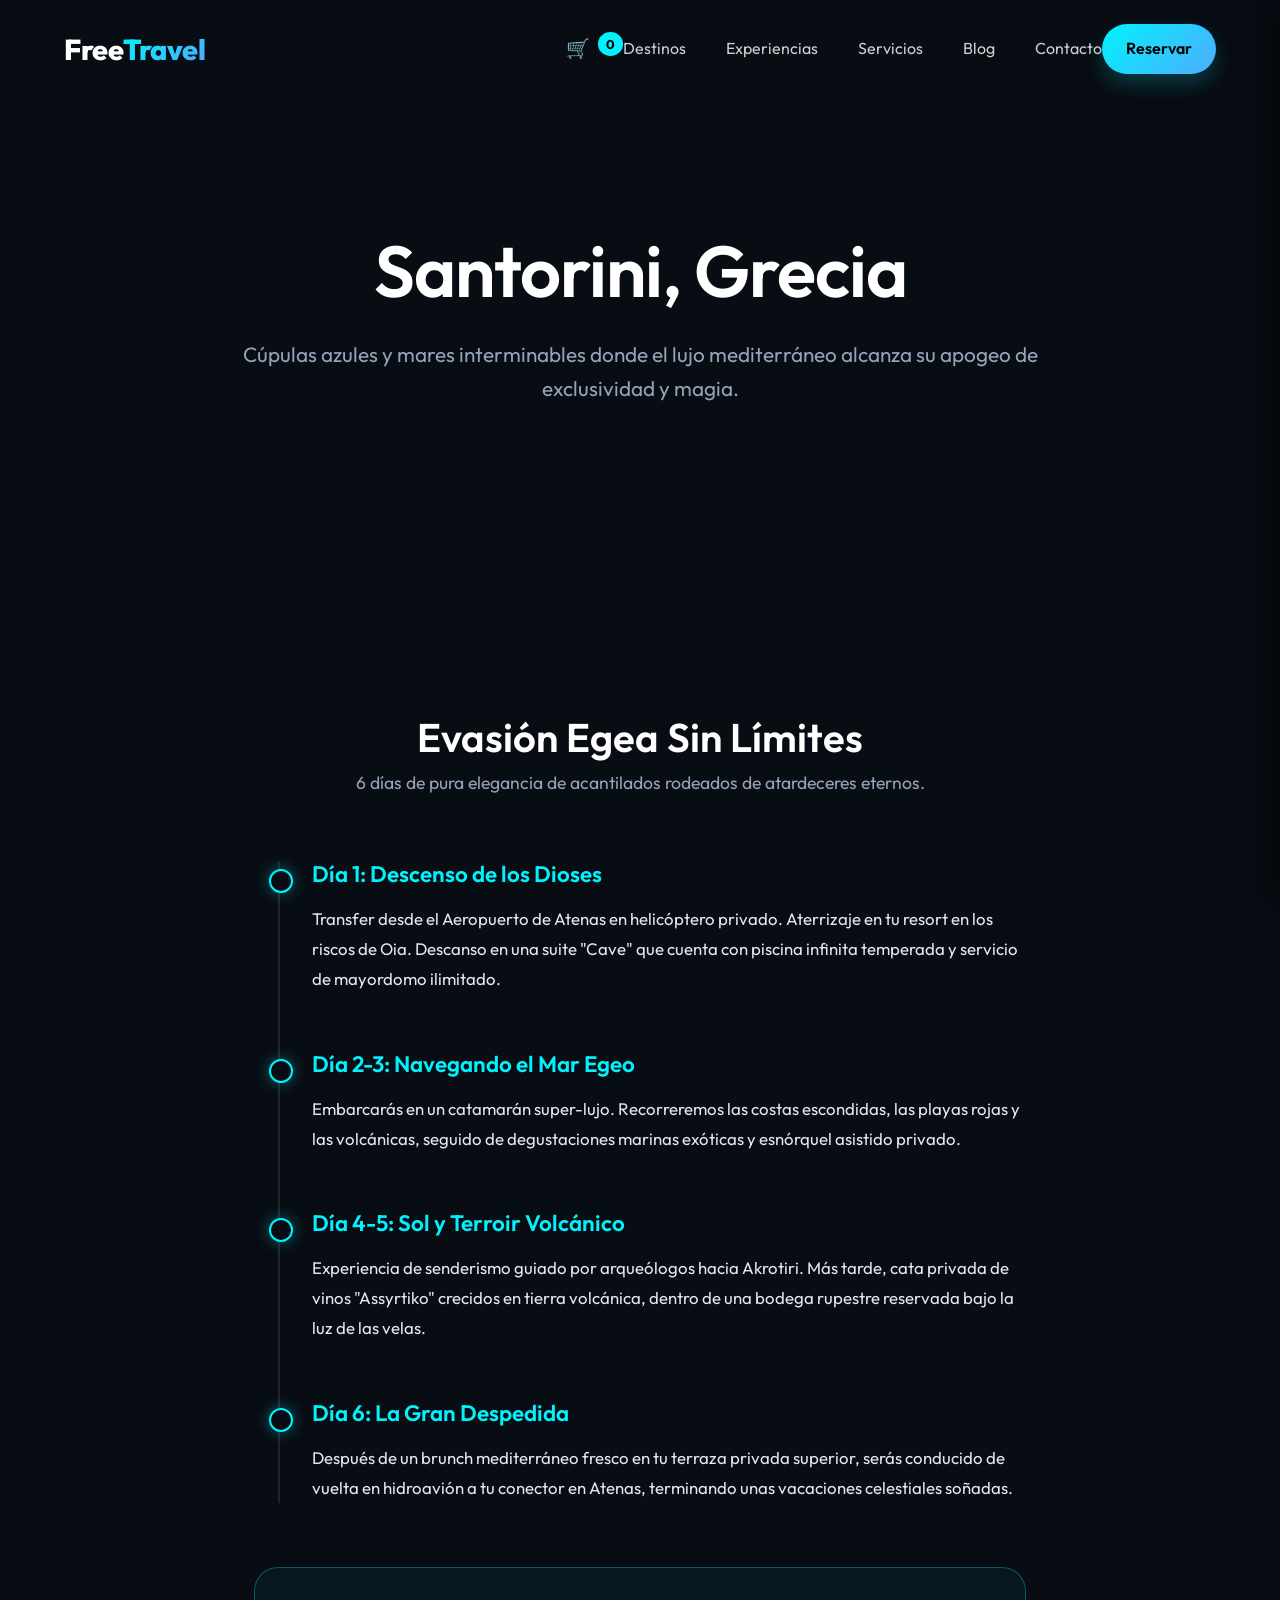
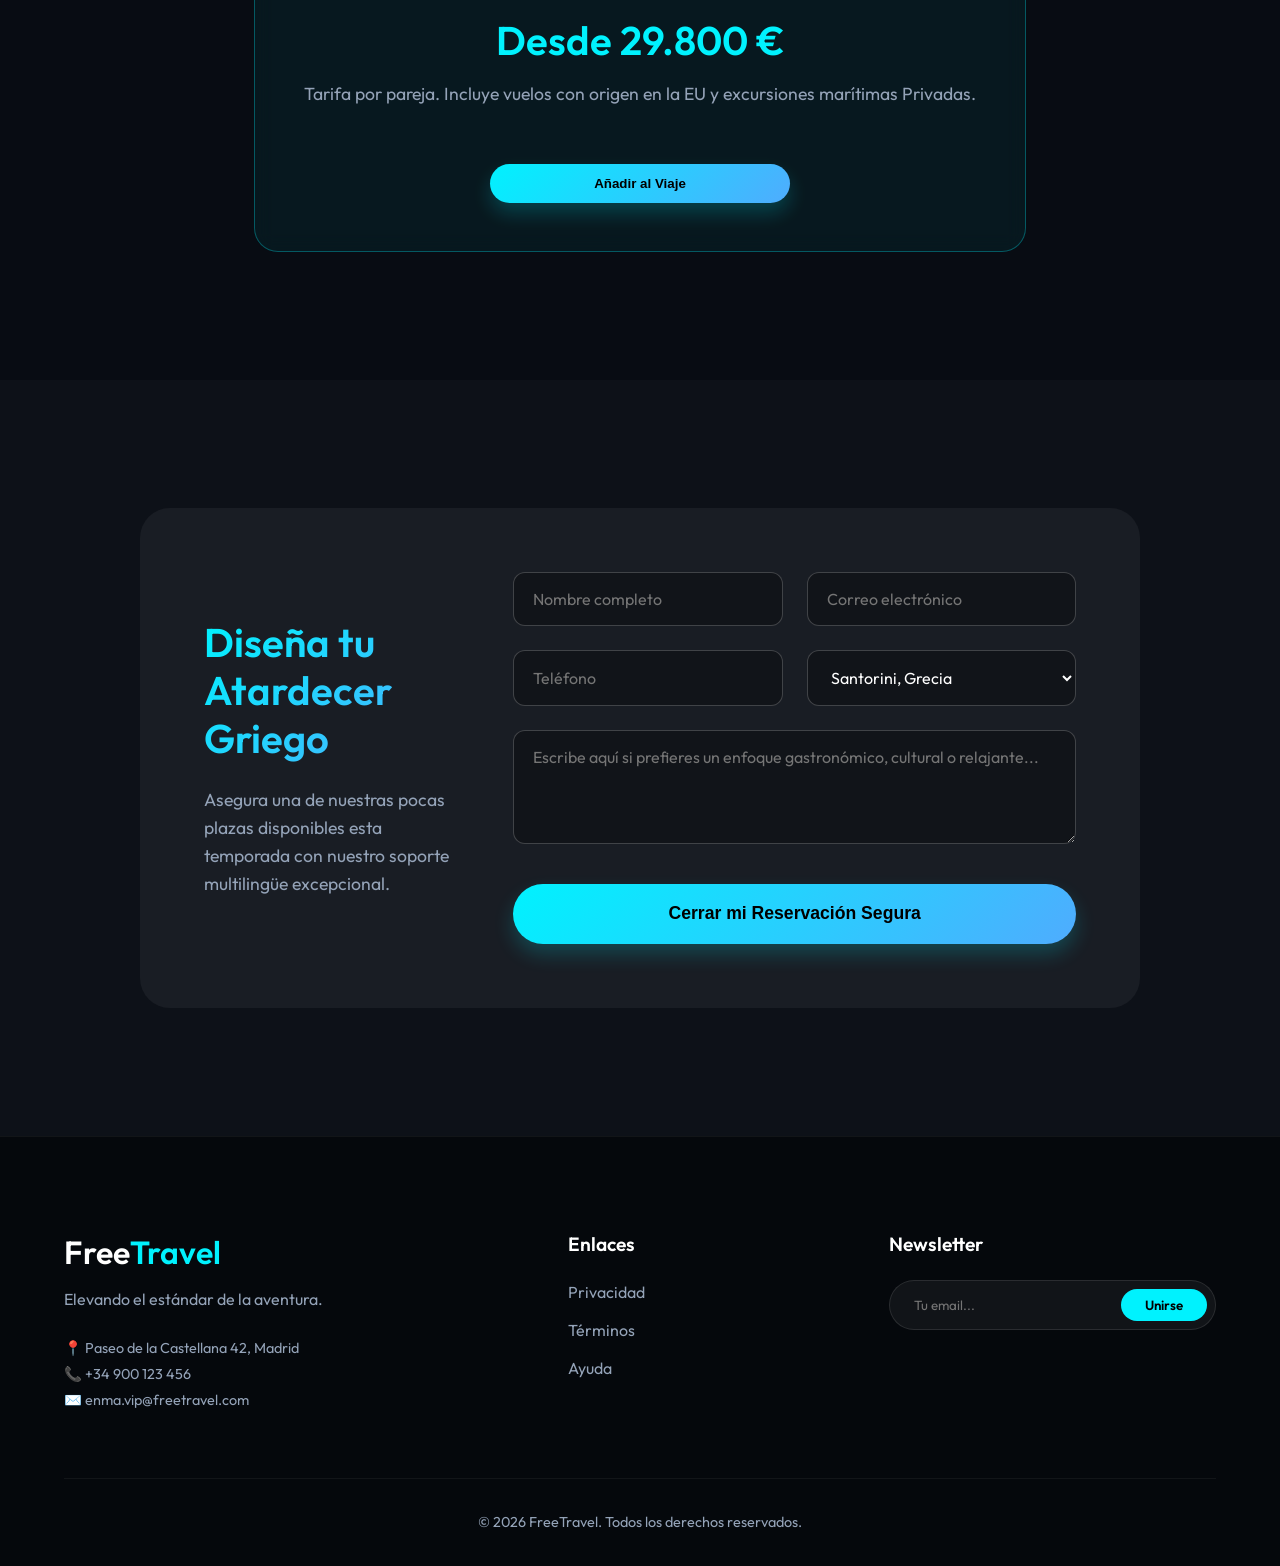
<file: santorini.html>
<!DOCTYPE html>
<html lang="es">
<head>
    <meta charset="UTF-8">
    <meta name="viewport" content="width=device-width, initial-scale=1.0">
    <title>Viaje a Santorini | FreeTravel</title>
    <link rel="preconnect" href="https://fonts.googleapis.com">
    <link rel="preconnect" href="https://fonts.gstatic.com" crossorigin>
    <link href="https://fonts.googleapis.com/css2?family=Outfit:wght@300;400;600;800&display=swap" rel="stylesheet">
    <link rel="stylesheet" href="style.css">
</head>
<body>
    <nav class="navbar">
        <div class="logo"><a href="index.html">Free<span>Travel</span></a></div>
        <div class="nav-actions" style="display:flex; align-items:center; gap:1.5rem; margin-left:auto; z-index:102;">
            <div class="cart-toggle" id="cartToggle" style="cursor:pointer; display:flex; align-items:center; gap:0.5rem; font-size:1.2rem;">
                🛒 <span class="cart-count" id="cartCount" style="background:var(--accent-1); color:#000; font-weight:bold; border-radius:50%; padding:0.1rem 0.5rem; font-size:0.8rem; transform: translateY(-5px);">0</span>
            </div>
            <div class="hamburger">
                <div class="line"></div>
                <div class="line"></div>
                <div class="line"></div>
            </div>
        </div>
        <ul class="nav-links">
            <li><a href="index.html#destinos">Destinos</a></li>
            <li><a href="index.html#experiencias">Experiencias</a></li>
            <li><a href="servicios.html">Servicios</a></li>
            <li><a href="blog.html">Blog</a></li>
            <li><a href="#contacto">Contacto</a></li>
        </ul>
        <a href="#contacto" class="btn-primary magnetic-btn">Reservar</a>
    </nav>

    <header class="hero" style="height: 65vh;">
        <div class="hero-bg" style="background-image: url('https://images.unsplash.com/photo-1549144511-f099e773c147?auto=format&fit=crop&w=2000&q=80')"></div>
        <div class="hero-overlay"></div>
        <div class="hero-content" style="padding-top: 6rem;">
            <h1 class="fade-up" style="font-size: 4.5rem;">Santorini, Grecia</h1>
            <p class="fade-up delay-1" style="font-size: 1.3rem;">Cúpulas azules y mares interminables donde el lujo mediterráneo alcanza su apogeo de exclusividad y magia.</p>
        </div>
    </header>

    <section class="section-padding" style="max-width: 900px; margin: 0 auto;">
        <div class="section-header scroll-reveal">
            <h2 style="font-size: 2.5rem; margin-bottom: 0.5rem;">Evasión Egea Sin Límites</h2>
            <p style="font-size: 1.1rem; color: var(--text-muted);">6 días de pura elegancia de acantilados rodeados de atardeceres eternos.</p>
        </div>
        
        <div class="timeline" style="margin-top: 4rem;">
            <div class="timeline-item scroll-reveal">
                <h3>Día 1: Descenso de los Dioses</h3>
                <p>Transfer desde el Aeropuerto de Atenas en helicóptero privado. Aterrizaje en tu resort en los riscos de Oia. Descanso en una suite "Cave" que cuenta con piscina infinita temperada y servicio de mayordomo ilimitado.</p>
            </div>
            <div class="timeline-item scroll-reveal">
                <h3>Día 2-3: Navegando el Mar Egeo</h3>
                <p>Embarcarás en un catamarán super-lujo. Recorreremos las costas escondidas, las playas rojas y las volcánicas, seguido de degustaciones marinas exóticas y esnórquel asistido privado.</p>
            </div>
            <div class="timeline-item scroll-reveal">
                <h3>Día 4-5: Sol y Terroir Volcánico</h3>
                <p>Experiencia de senderismo guiado por arqueólogos hacia Akrotiri. Más tarde, cata privada de vinos "Assyrtiko" crecidos en tierra volcánica, dentro de una bodega rupestre reservada bajo la luz de las velas.</p>
            </div>
            <div class="timeline-item scroll-reveal">
                <h3>Día 6: La Gran Despedida</h3>
                <p>Después de un brunch mediterráneo fresco en tu terraza privada superior, serás conducido de vuelta en hidroavión a tu conector en Atenas, terminando unas vacaciones celestiales soñadas.</p>
            </div>
        </div>

        <div class="pricing-box scroll-reveal">
            <h2>Desde 29.800 €</h2>
            <p>Tarifa por pareja. Incluye vuelos con origen en la EU y excursiones marítimas Privadas.</p>
            <button class="add-to-cart btn-primary magnetic-btn" style="margin-top: 1.5rem; width: 100%; max-width: 300px; border:none;" data-id="santorini" data-name="Evasión en Santorini" data-price="9800" data-img="https://images.unsplash.com/photo-1549144511-f099e773c147?auto=format&fit=crop&w=150&q=80">Añadir al Viaje</button>
        </div>
    </section>

    <section id="contacto" class="contact-section section-padding" style="background: rgba(255,255,255,0.02);">
        <div class="contact-container scroll-reveal" style="border:none; box-shadow:none;">
            <div class="contact-text">
                <h2>Diseña tu Atardecer Griego</h2>
                <p>Asegura una de nuestras pocas plazas disponibles esta temporada con nuestro soporte multilingüe excepcional.</p>
            </div>
            <form class="contact-form">
                <div class="form-row">
                    <input type="text" placeholder="Nombre completo" required>
                    <input type="email" placeholder="Correo electrónico" required>
                </div>
                <div class="form-row">
                    <input type="tel" placeholder="Teléfono" required>
                    <select required>
                        <option selected>Santorini, Grecia</option>
                    </select>
                </div>
                <textarea rows="4" placeholder="Escribe aquí si prefieres un enfoque gastronómico, cultural o relajante..."></textarea>
                <button type="submit" class="btn-primary magnetic-btn" style="width:100%; border:none; margin-top: 1rem; padding: 1.2rem; font-size:1.1rem;">Cerrar mi Reservación Segura</button>
            </form>
        </div>
    </section>

    <footer class="footer">
        <div class="footer-content">
            <div class="footer-brand scroll-reveal">
                <h2>Free<span>Travel</span></h2>
                <p>Elevando el estándar de la aventura.</p>
                <div style="margin-top:1.5rem; font-size:0.9rem; color:var(--text-muted); line-height:1.8;">
                    <p>📍 Paseo de la Castellana 42, Madrid</p>
                    <p>📞 +34 900 123 456</p>
                    <p>✉️ enma.vip@freetravel.com</p>
                </div>
            </div>
            <div class="footer-links scroll-reveal" style="transition-delay: 100ms;">
                <h4>Enlaces</h4>
                <ul>
                    <li><a href="privacidad.html">Privacidad</a></li>
                    <li><a href="terminos.html">Términos</a></li>
                    <li><a href="ayuda.html">Ayuda</a></li>
                </ul>
            </div>
            <div class="footer-cta scroll-reveal" style="transition-delay: 200ms;">
                <h4>Newsletter</h4>
                <div class="newsletter">
                    <input type="email" placeholder="Tu email...">
                    <button>Unirse</button>
                </div>
            </div>
        </div>
        <div class="footer-bottom">
            <p>&copy; 2026 FreeTravel. Todos los derechos reservados.</p>
        </div>
    </footer>
    <!-- E-commerce Sidebar -->
    <div class="cart-overlay" id="cartOverlay"></div>
    <aside class="cart-sidebar" id="cartSidebar">
        <div class="cart-header">
            <h2>Tu Viaje</h2>
            <button id="closeCart" class="close-cart">&times;</button>
        </div>
        <div class="cart-items" id="cartItems">
            <!-- Items injected by JS -->
        </div>
        <div class="cart-footer">
            <div class="subtotal" style="display:flex; justify-content:space-between; align-items:center; margin-bottom:1rem;">
                <span>Subtotal:</span>
                <span id="cartTotal" style="color:var(--accent-1); font-weight:bold; font-size:1.5rem;">0 €</span>
            </div>
            <button class="btn-primary magnetic-btn" id="checkoutBtn" style="width: 100%; border:none; padding: 1.2rem; margin-top:0.5rem;">Finalizar Cotización</button>
        </div>
    </aside>

    <script src="app.js"></script>
</body>
</html>
</file>
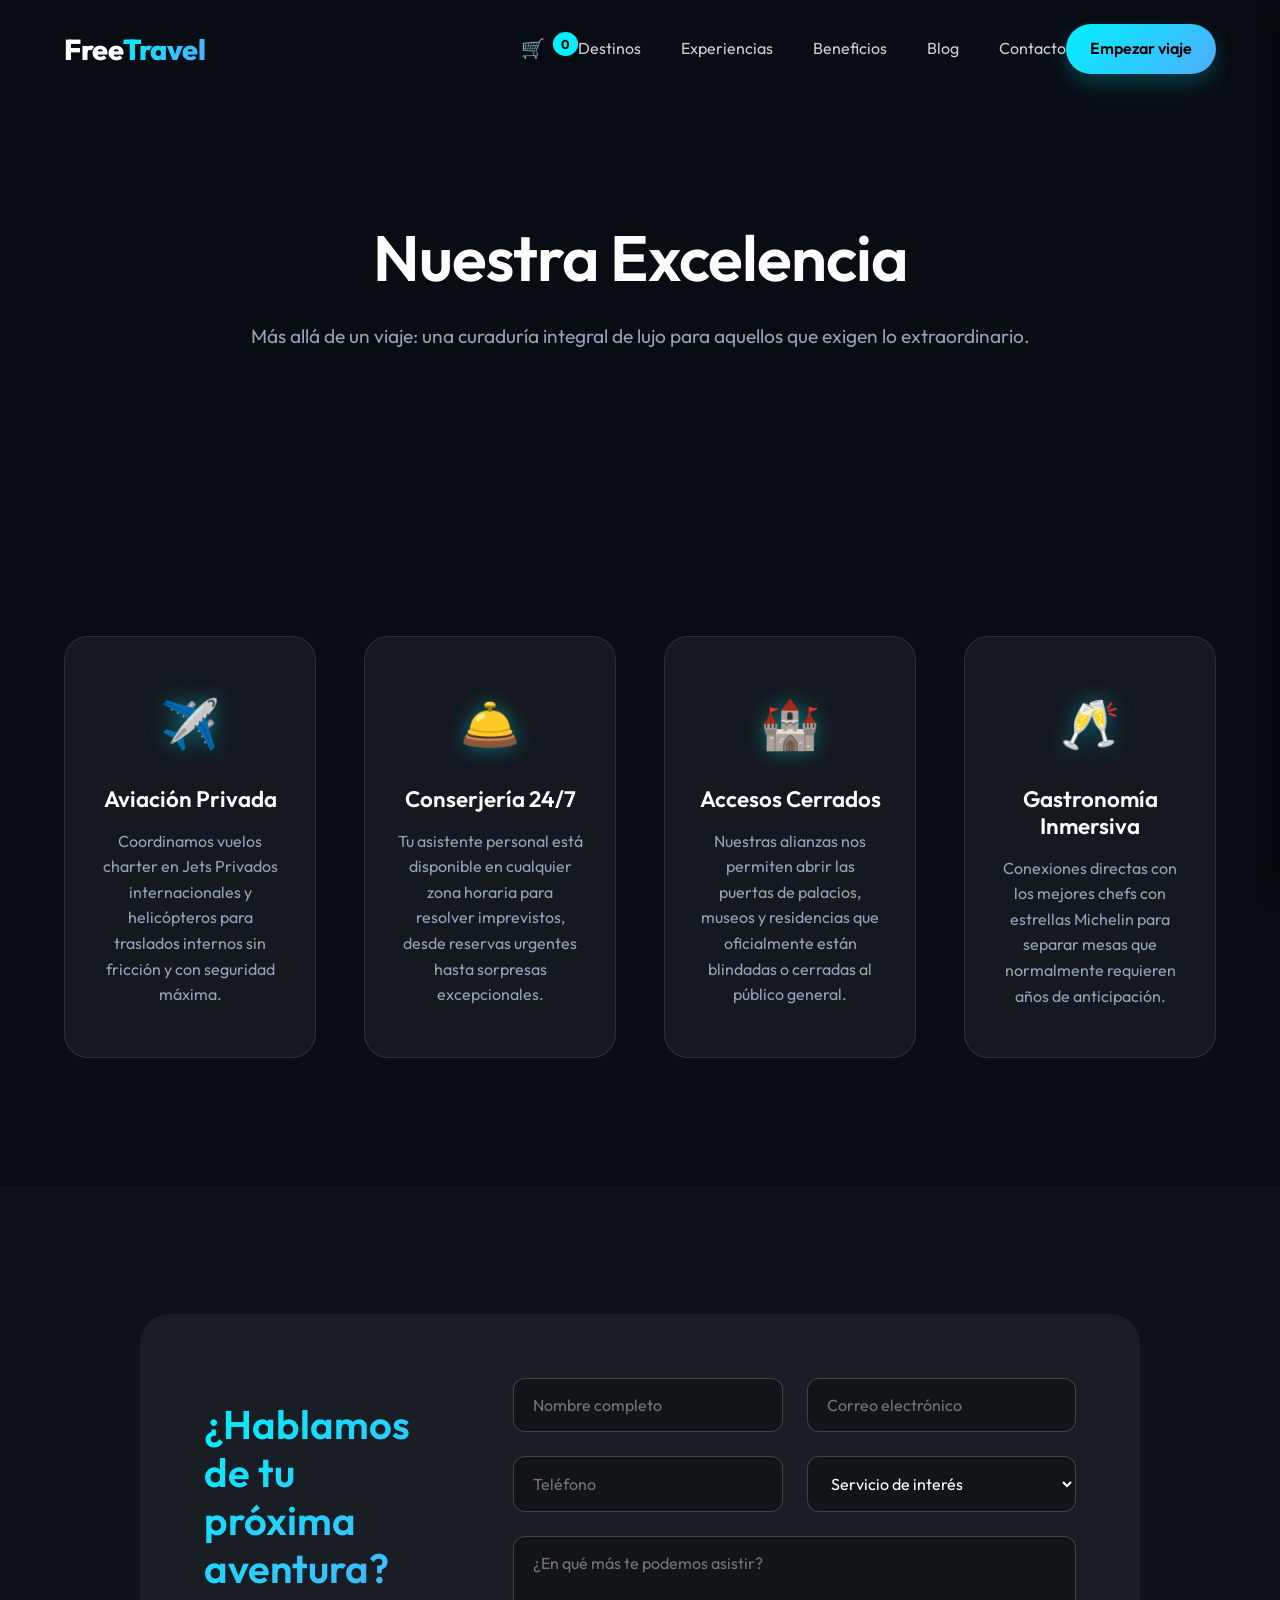
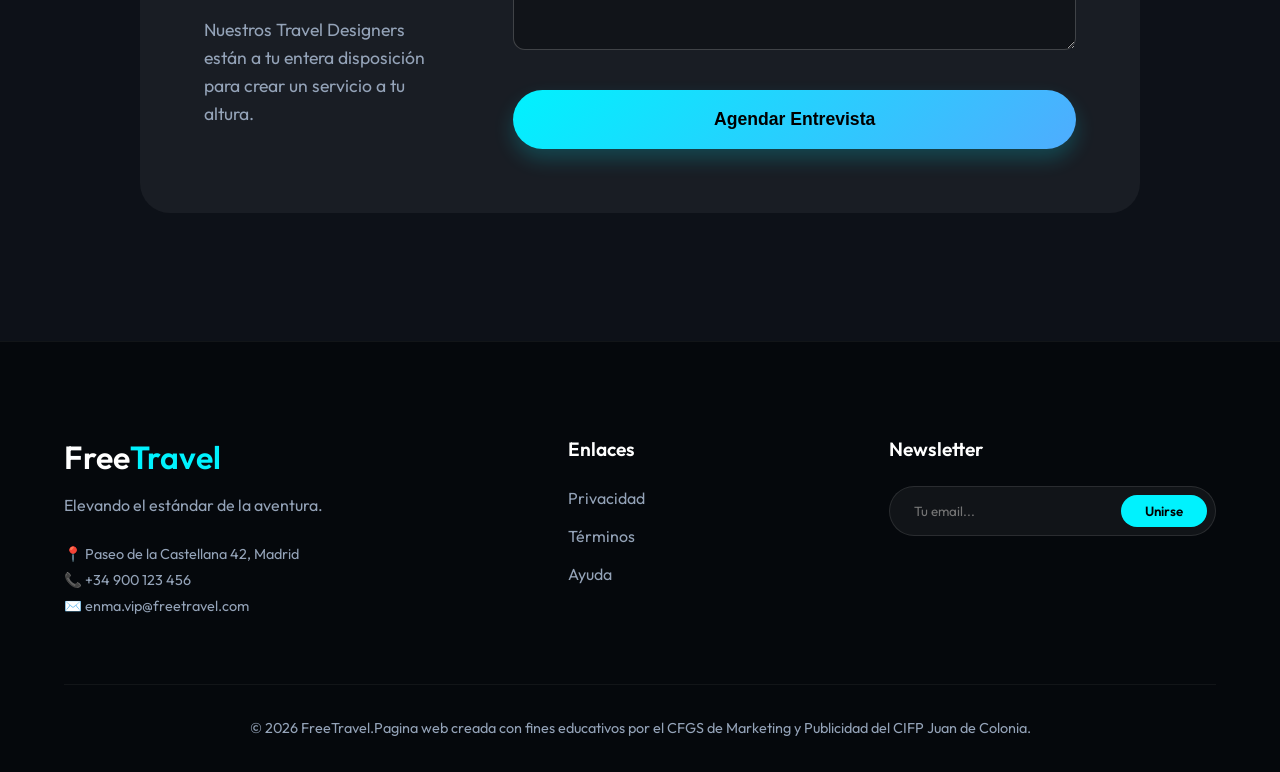
<file: servicios.html>
<!DOCTYPE html>
<html lang="es">
<head>
    <meta charset="UTF-8">
    <meta name="viewport" content="width=device-width, initial-scale=1.0">
    <title>Servicios Exclusivos | FreeTravel</title>
    <link rel="preconnect" href="https://fonts.googleapis.com">
    <link rel="preconnect" href="https://fonts.gstatic.com" crossorigin>
    <link href="https://fonts.googleapis.com/css2?family=Outfit:wght@300;400;600;800&display=swap" rel="stylesheet">
    <link rel="stylesheet" href="style.css">
</head>
<body>
    <nav class="navbar">
        <div class="logo"><a href="index.html">Free<span>Travel</span></a></div>
        <div class="nav-actions" style="display:flex; align-items:center; gap:1.5rem; margin-left:auto; z-index:102;">
            <div class="cart-toggle" id="cartToggle" style="cursor:pointer; display:flex; align-items:center; gap:0.5rem; font-size:1.2rem;">
                🛒 <span class="cart-count" id="cartCount" style="background:var(--accent-1); color:#000; font-weight:bold; border-radius:50%; padding:0.1rem 0.5rem; font-size:0.8rem; transform: translateY(-5px);">0</span>
            </div>
            <div class="hamburger">
                <div class="line"></div>
                <div class="line"></div>
                <div class="line"></div>
            </div>
        </div>
        <ul class="nav-links">
            <li><a href="index.html#destinos">Destinos</a></li>
            <li><a href="index.html#experiencias">Experiencias</a></li>
            <li><a href="servicios.html">Beneficios</a></li>
            <li><a href="blog.html">Blog</a></li>
            <li><a href="#contacto">Contacto</a></li>
        </ul>
        <a href="#contacto" class="btn-primary magnetic-btn">Empezar viaje</a>
    </nav>

    <header class="hero" style="height: 60vh;">
        <div class="hero-bg" style="background-image: url('https://images.unsplash.com/photo-1544644181-1484b3fdfc62?auto=format&fit=crop&w=2000&q=80')"></div>
        <div class="hero-overlay"></div>
        <div class="hero-content" style="padding-top: 5rem;">
            <h1 class="fade-up" style="font-size: 4rem;">Nuestra Excelencia</h1>
            <p class="fade-up delay-1" style="font-size: 1.2rem;">Más allá de un viaje: una curaduría integral de lujo para aquellos que exigen lo extraordinario.</p>
        </div>
    </header>

    <section class="features section-padding" style="padding-top: 6rem;">
        <div class="features-flex">
            <div class="feature-item scroll-reveal">
                <div class="feature-icon">✈️</div>
                <h4>Aviación Privada</h4>
                <p>Coordinamos vuelos charter en Jets Privados internacionales y helicópteros para traslados internos sin fricción y con seguridad máxima.</p>
                <div class="service-details">
                    <strong>Detalles Exclusivos:</strong><br>Catering a medida a bordo, acceso a terminales ejecutivas sin filas, y listas de despegue prioritario con tan solo 4 horas de antelación.
                </div>
            </div>
            <div class="feature-item scroll-reveal delay-1">
                <div class="feature-icon">🛎️</div>
                <h4>Conserjería 24/7</h4>
                <p>Tu asistente personal está disponible en cualquier zona horaria para resolver imprevistos, desde reservas urgentes hasta sorpresas excepcionales.</p>
                <div class="service-details">
                    <strong>Gestión Inmediata:</strong><br>Canal de mensajería cifrada (Elite Pass). Entregas de obsequios a nivel global en menos de 24h y especialistas locales asignados.
                </div>
            </div>
            <div class="feature-item scroll-reveal delay-2">
                <div class="feature-icon">🏰</div>
                <h4>Accesos Cerrados</h4>
                <p>Nuestras alianzas nos permiten abrir las puertas de palacios, museos y residencias que oficialmente están blindadas o cerradas al público general.</p>
                <div class="service-details">
                    <strong>Aperturas Oficiales:</strong><br>Entradas fuera del horario comercial regular y visitas guiadas a cargo de conservadores oficiales o dueños aristócratas en persona.
                </div>
            </div>
            <div class="feature-item scroll-reveal">
                <div class="feature-icon">🥂</div>
                <h4>Gastronomía Inmersiva</h4>
                <p>Conexiones directas con los mejores chefs con estrellas Michelin para separar mesas que normalmente requieren años de anticipación.</p>
                <div class="service-details">
                    <strong>Reservas Élites:</strong><br>Ingreso a bodegas secretas acompañados del <em>Somelier</em> maestro y cierre total de restaurantes de alta gama exclusivamente para ti.
                </div>
            </div>
        </div>
    </section>

    <!-- Includes contact form -->
    <section id="contacto" class="contact-section section-padding" style="background: rgba(255,255,255,0.02);">
        <div class="contact-container scroll-reveal" style="border:none; box-shadow:none;">
            <div class="contact-text">
                <h2>¿Hablamos de tu próxima aventura?</h2>
                <p>Nuestros Travel Designers están a tu entera disposición para crear un servicio a tu altura.</p>
            </div>
            <form class="contact-form">
                <div class="form-row">
                    <input type="text" placeholder="Nombre completo" required>
                    <input type="email" placeholder="Correo electrónico" required>
                </div>
                <div class="form-row">
                    <input type="tel" placeholder="Teléfono" required>
                    <select required>
                        <option value="" disabled selected>Servicio de interés</option>
                        <option>Organización de luna de miel</option>
                        <option>Viajes Familiares VIP</option>
                        <option>Jet Charter Privado</option>
                        <option>Retiros Corporativos</option>
                    </select>
                </div>
                <textarea rows="4" placeholder="¿En qué más te podemos asistir?"></textarea>
                <button type="submit" class="btn-primary magnetic-btn" style="width:100%; border:none; margin-top: 1rem; padding: 1.2rem; font-size:1.1rem;">Agendar Entrevista</button>
            </form>
        </div>
    </section>

    <footer class="footer">
        <div class="footer-content">
            <div class="footer-brand scroll-reveal">
                <h2>Free<span>Travel</span></h2>
                <p>Elevando el estándar de la aventura.</p>
                <div style="margin-top:1.5rem; font-size:0.9rem; color:var(--text-muted); line-height:1.8;">
                    <p>📍 Paseo de la Castellana 42, Madrid</p>
                    <p>📞 +34 900 123 456</p>
                    <p>✉️ enma.vip@freetravel.com</p>
                </div>
            </div>
            <div class="footer-links scroll-reveal" style="transition-delay: 100ms;">
                <h4>Enlaces</h4>
                <ul>
                    <li><a href="privacidad.html">Privacidad</a></li>
                    <li><a href="terminos.html">Términos</a></li>
                    <li><a href="ayuda.html">Ayuda</a></li>
                </ul>
            </div>
            <div class="footer-cta scroll-reveal" style="transition-delay: 200ms;">
                <h4>Newsletter</h4>
                <div class="newsletter">
                    <input type="email" placeholder="Tu email...">
                    <button>Unirse</button>
                </div>
            </div>
        </div>
        <div class="footer-bottom">
            <p>&copy; 2026 FreeTravel.Pagina web creada con fines educativos por el CFGS de Marketing y Publicidad del CIFP Juan de Colonia.</p>
        </div>
    </footer>
    <!-- E-commerce Sidebar -->
    <div class="cart-overlay" id="cartOverlay"></div>
    <aside class="cart-sidebar" id="cartSidebar">
        <div class="cart-header">
            <h2>Tu Viaje</h2>
            <button id="closeCart" class="close-cart">&times;</button>
        </div>
        <div class="cart-items" id="cartItems">
            <!-- Items injected by JS -->
        </div>
        <div class="cart-footer">
            <div class="subtotal" style="display:flex; justify-content:space-between; align-items:center; margin-bottom:1rem;">
                <span>Subtotal:</span>
                <span id="cartTotal" style="color:var(--accent-1); font-weight:bold; font-size:1.5rem;">$0 USD</span>
            </div>
            <button class="btn-primary magnetic-btn" id="checkoutBtn" style="width: 100%; border:none; padding: 1.2rem; margin-top:0.5rem;">Finalizar Cotización</button>
        </div>
    </aside>

    <script src="app.js"></script>
</body>
</html>
</file>
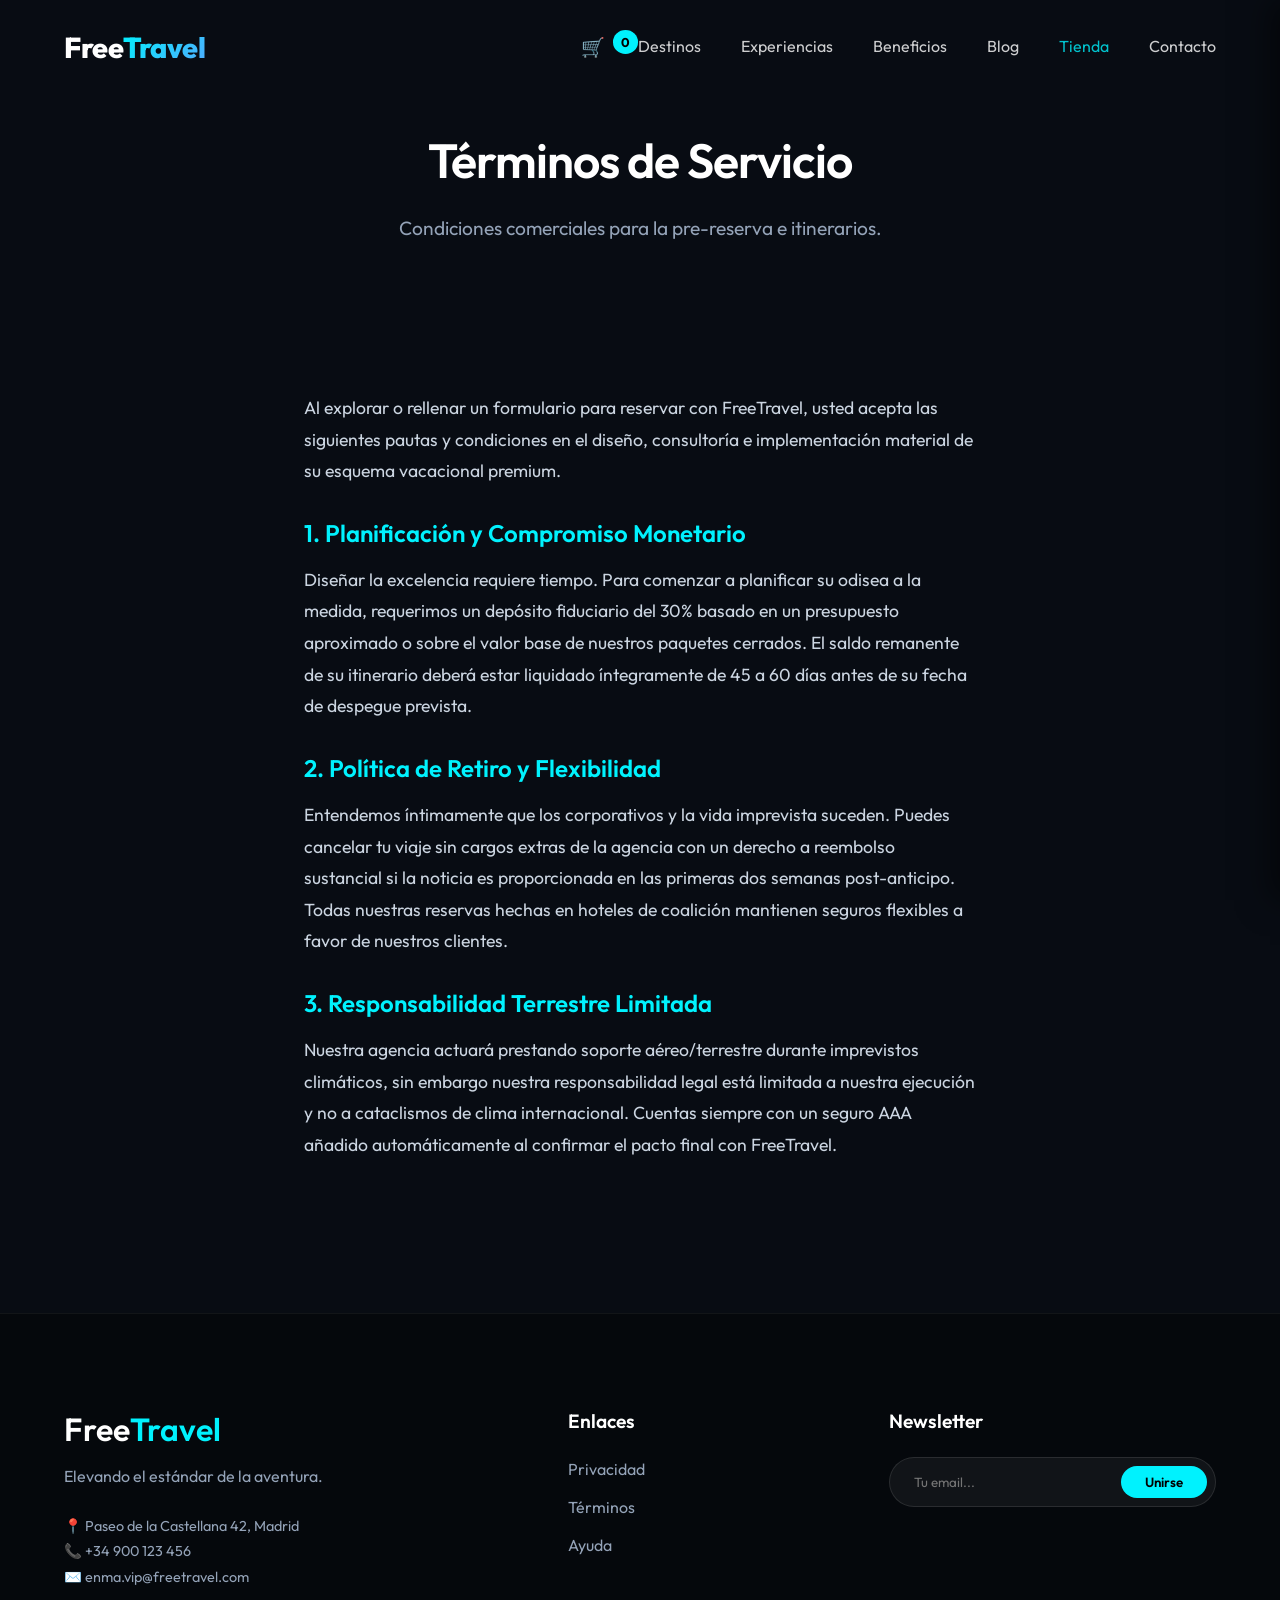
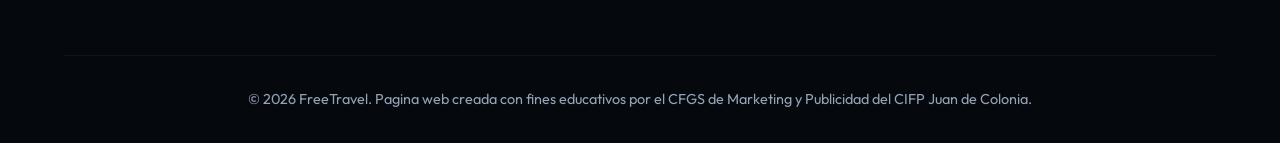
<file: terminos.html>
<!DOCTYPE html>
<html lang="es">
<head>
    <meta charset="UTF-8">
    <meta name="viewport" content="width=device-width, initial-scale=1.0">
    <title>Términos de Servicio | FreeTravel</title>
    <link href="https://fonts.googleapis.com/css2?family=Outfit:wght@300;400;600;800&display=swap" rel="stylesheet">
    <link rel="stylesheet" href="style.css">
    <style>
        .legal-content p { color: #cbd5e1; font-size: 1.1rem; line-height: 1.8; margin-bottom: 1.5rem; }
        .legal-content h3 { color: var(--accent-1); margin-top: 2rem; margin-bottom: 1rem; font-size: 1.5rem; }
    </style>
</head>
<body>
    <nav class="navbar">
        <div class="logo"><a href="index.html">Free<span>Travel</span></a></div>
        <div class="nav-actions" style="display:flex; align-items:center; gap:1.5rem; margin-left:auto; z-index:102;">
            <div class="cart-toggle" id="cartToggle" style="cursor:pointer; display:flex; align-items:center; gap:0.5rem; font-size:1.2rem;">
                🛒 <span class="cart-count" id="cartCount" style="background:var(--accent-1); color:#000; font-weight:bold; border-radius:50%; padding:0.1rem 0.5rem; font-size:0.8rem; transform: translateY(-5px);">0</span>
            </div>
            <div class="hamburger">
                <div class="line"></div>
                <div class="line"></div>
                <div class="line"></div>
            </div>
        </div>
        <ul class="nav-links">
            <li><a href="index.html#destinos">Destinos</a></li>
            <li><a href="index.html#experiencias">Experiencias</a></li>
            <li><a href="servicios.html">Beneficios</a></li>
            <li><a href="blog.html">Blog</a></li>
            <li><a href="tienda.html" style="color:var(--accent-1);">Tienda</a></li>
            <li><a href="index.html#contacto">Contacto</a></li>
        </ul>
    </nav>

    <header class="hero" style="height: 40vh; min-height: 300px;">
        <div class="hero-overlay" style="background: linear-gradient(180deg, rgba(8,12,19,0.9) 0%, rgba(8,12,19,1) 100%);"></div>
        <div class="hero-content" style="padding-top: 4rem;">
            <h1 class="fade-up" style="font-size: 3rem;">Términos de Servicio</h1>
            <p class="fade-up delay-1">Condiciones comerciales para la pre-reserva e itinerarios.</p>
        </div>
    </header>

    <section class="section-padding legal-content" style="max-width: 800px; margin: 0 auto; padding-top: 2rem;">
        <p>Al explorar o rellenar un formulario para reservar con FreeTravel, usted acepta las siguientes pautas y condiciones en el diseño, consultoría e implementación material de su esquema vacacional premium.</p>
        
        <h3>1. Planificación y Compromiso Monetario</h3>
        <p>Diseñar la excelencia requiere tiempo. Para comenzar a planificar su odisea a la medida, requerimos un depósito fiduciario del 30% basado en un presupuesto aproximado o sobre el valor base de nuestros paquetes cerrados. El saldo remanente de su itinerario deberá estar liquidado íntegramente de 45 a 60 días antes de su fecha de despegue prevista.</p>

        <h3>2. Política de Retiro y Flexibilidad</h3>
        <p>Entendemos íntimamente que los corporativos y la vida imprevista suceden. Puedes cancelar tu viaje sin cargos extras de la agencia con un derecho a reembolso sustancial si la noticia es proporcionada en las primeras dos semanas post-anticipo. Todas nuestras reservas hechas en hoteles de coalición mantienen seguros flexibles a favor de nuestros clientes.</p>

        <h3>3. Responsabilidad Terrestre Limitada</h3>
        <p>Nuestra agencia actuará prestando soporte aéreo/terrestre durante imprevistos climáticos, sin embargo nuestra responsabilidad legal está limitada a nuestra ejecución y no a cataclismos de clima internacional. Cuentas siempre con un seguro AAA añadido automáticamente al confirmar el pacto final con FreeTravel.</p>
    </section>

    <footer class="footer">
        <div class="footer-content">
            <div class="footer-brand scroll-reveal">
                <h2>Free<span>Travel</span></h2>
                <p>Elevando el estándar de la aventura.</p>
                <div style="margin-top:1.5rem; font-size:0.9rem; color:var(--text-muted); line-height:1.8;">
                    <p>📍 Paseo de la Castellana 42, Madrid</p>
                    <p>📞 +34 900 123 456</p>
                    <p>✉️ enma.vip@freetravel.com</p>
                </div>
            </div>
            <div class="footer-links scroll-reveal" style="transition-delay: 100ms;">
                <h4>Enlaces</h4>
                <ul>
                    <li><a href="privacidad.html">Privacidad</a></li>
                    <li><a href="terminos.html">Términos</a></li>
                    <li><a href="ayuda.html">Ayuda</a></li>
                </ul>
            </div>
            <div class="footer-cta scroll-reveal" style="transition-delay: 200ms;">
                <h4>Newsletter</h4>
                <div class="newsletter">
                    <input type="email" placeholder="Tu email...">
                    <button>Unirse</button>
                </div>
            </div>
        </div>
        <div class="footer-bottom">
            <p>&copy; 2026 FreeTravel. Pagina web creada con fines educativos por el CFGS de Marketing y Publicidad del CIFP Juan de Colonia.</p>
        </div>
    </footer>
    <!-- E-commerce Sidebar -->
    <div class="cart-overlay" id="cartOverlay"></div>
    <aside class="cart-sidebar" id="cartSidebar">
        <div class="cart-header">
            <h2>Tu Viaje</h2>
            <button id="closeCart" class="close-cart">&times;</button>
        </div>
        <div class="cart-items" id="cartItems">
            <!-- Items injected by JS -->
        </div>
        <div class="cart-footer">
            <div class="subtotal" style="display:flex; justify-content:space-between; align-items:center; margin-bottom:1rem;">
                <span>Subtotal:</span>
                <span id="cartTotal" style="color:var(--accent-1); font-weight:bold; font-size:1.5rem;">$0 USD</span>
            </div>
            <button class="btn-primary magnetic-btn" id="checkoutBtn" style="width: 100%; border:none; padding: 1.2rem; margin-top:0.5rem;">Finalizar Cotización</button>
        </div>
    </aside>

    <script src="app.js"></script>
</body>
</html>
</file>
<file: style.css>
:root {
    --bg-color: #080c13;
    --text-color: #ffffff;
    --text-muted: #94a3b8;
    --accent-1: #00f2fe;
    --accent-2: #4facfe;
    --glass-bg: rgba(255, 255, 255, 0.05);
    --glass-border: rgba(255, 255, 255, 0.1);
    --font-primary: 'Outfit', sans-serif;
    --transition-smooth: all 0.5s cubic-bezier(0.4, 0, 0.2, 1);
}

* { margin: 0; padding: 0; box-sizing: border-box; }
html { scroll-behavior: smooth; }
body {
    background-color: var(--bg-color);
    color: var(--text-color);
    font-family: var(--font-primary);
    overflow-x: hidden;
    line-height: 1.6;
}

h1, h2, h3, h4 { line-height: 1.2; font-weight: 600; }
a { text-decoration: none; color: inherit; transition: var(--transition-smooth); }
ul { list-style: none; }

/* Animations */
.fade-up {
    opacity: 0;
    transform: translateY(30px);
    animation: fadeUpAnim 0.8s forwards cubic-bezier(0.4, 0, 0.2, 1);
}
.delay-1 { animation-delay: 0.2s; }
.delay-2 { animation-delay: 0.4s; }

@keyframes fadeUpAnim {
    to { opacity: 1; transform: translateY(0); }
}

.scroll-reveal {
    opacity: 0;
    transform: translateY(40px);
    transition: all 0.8s cubic-bezier(0.4, 0, 0.2, 1);
}
.scroll-reveal.visible {
    opacity: 1;
    transform: translateY(0);
}

/* Navigation */
.navbar {
    position: fixed;
    top: 0;
    width: 100%;
    padding: 1.5rem 5%;
    display: flex;
    justify-content: space-between;
    align-items: center;
    z-index: 100;
    transition: var(--transition-smooth);
    background: transparent;
}
.navbar.scrolled {
    background: rgba(8, 12, 19, 0.85);
    backdrop-filter: blur(16px);
    border-bottom: 1px solid var(--glass-border);
    padding: 1rem 5%;
}

.logo { font-size: 1.8rem; font-weight: 800; letter-spacing: -0.5px; }
.logo span {
    color: var(--accent-1);
    background: linear-gradient(135deg, var(--accent-1), var(--accent-2));
    background-clip: text;
    -webkit-background-clip: text;
    -webkit-text-fill-color: transparent;
}

.nav-links { display: flex; gap: 2.5rem; }
.nav-links a { font-size: 1rem; font-weight: 400; opacity: 0.8; }
.nav-links a:hover { opacity: 1; color: var(--accent-1); }

.btn-primary {
    background: linear-gradient(135deg, var(--accent-1), var(--accent-2));
    color: #000;
    padding: 0.75rem 1.5rem;
    border-radius: 50px;
    font-weight: 600;
    display: inline-block;
    cursor: pointer;
    box-shadow: 0 10px 20px rgba(0, 242, 254, 0.2);
}
.btn-primary:hover {
    box-shadow: 0 15px 30px rgba(0, 242, 254, 0.4);
    transform: translateY(-2px);
}

/* Hero Section */
.hero {
    height: 100vh;
    position: relative;
    display: flex;
    align-items: center;
    justify-content: center;
    padding: 0 5%;
    overflow: hidden;
}
.hero-bg {
    position: absolute;
    top: 0; left: 0; width: 100%; height: 100%;
    background-image: url('https://images.unsplash.com/photo-1544644181-1484b3fdfc62?auto=format&fit=crop&w=2000&q=80');
    background-size: cover;
    background-position: center;
    z-index: -2;
    transform: scale(1.05);
}
.hero-overlay {
    position: absolute;
    top: 0; left: 0; width: 100%; height: 100%;
    background: linear-gradient(to bottom, rgba(8, 12, 19, 0.4) 0%, rgba(8, 12, 19, 0.9) 100%);
    z-index: -1;
}

.hero-content {
    text-align: center;
    max-width: 800px;
    z-index: 10;
}
.hero-content h1 {
    font-size: clamp(3rem, 6vw, 5.5rem);
    margin-bottom: 1.5rem;
    letter-spacing: -1px;
}
.hero-content p {
    font-size: 1.2rem;
    color: var(--text-muted);
    margin-bottom: 3rem;
}

/* Glass Search Bar */
.search-glass {
    background: var(--glass-bg);
    backdrop-filter: blur(20px);
    border: 1px solid var(--glass-border);
    border-radius: 100px;
    padding: 0.5rem 0.5rem 0.5rem 2rem;
    display: flex;
    align-items: center;
    justify-content: space-between;
    box-shadow: 0 25px 50px rgba(0,0,0,0.3);
}

.input-group {
    display: flex; flex-direction: column; align-items: flex-start; flex: 1;
}
.input-group label {
    font-size: 0.75rem; color: var(--text-muted); text-transform: uppercase; letter-spacing: 1px; font-weight: 600;
}
.input-group input {
    background: transparent; border: none; outline: none; color: #fff;
    font-family: var(--font-primary); font-size: 1rem; width: 100%; margin-top: 0.2rem;
}
.input-group input::placeholder { color: rgba(255,255,255,0.4); }

.search-btn {
    background: linear-gradient(135deg, var(--accent-1), var(--accent-2));
    border: none; color: #000; font-family: var(--font-primary); font-weight: 600;
    padding: 1rem 2rem; border-radius: 50px; cursor: pointer; transition: var(--transition-smooth);
}
.search-btn:hover { transform: scale(1.05); }

/* Layout Components */
.section-padding { padding: 8rem 5%; }
.section-header { text-align: center; margin-bottom: 4rem; }
.section-header h2 { font-size: 3rem; margin-bottom: 1rem; }
.section-header p { color: var(--text-muted); font-size: 1.1rem; }

/* Destinations */
.destinations-grid {
    display: grid; grid-template-columns: repeat(auto-fit, minmax(300px, 1fr)); gap: 2rem;
}
.dest-card {
    position: relative; border-radius: 24px; overflow: hidden; height: 450px; cursor: pointer;
}
.card-img {
    width: 100%; height: 100%; background-size: cover; background-position: center; transition: transform 0.8s cubic-bezier(0.4, 0, 0.2, 1);
}
.dest-card:hover .card-img { transform: scale(1.1); }
.dest-card::after {
    content: ''; position: absolute; bottom: 0; left: 0; width: 100%; height: 70%;
    background: linear-gradient(to top, rgba(8,12,19,0.95), transparent); pointer-events: none;
}
.card-content {
    position: absolute; bottom: 0; left: 0; width: 100%; padding: 2.5rem; z-index: 2;
    transform: translateY(20px); transition: var(--transition-smooth);
}
.dest-card:hover .card-content { transform: translateY(0); }
.card-badge {
    display: inline-block; background: rgba(255,255,255,0.2); backdrop-filter: blur(10px);
    padding: 0.3rem 1rem; border-radius: 20px; font-size: 0.8rem; font-weight: 600; margin-bottom: 1rem;
}
.card-content h3 { font-size: 1.8rem; margin-bottom: 0.5rem; }
.card-content p { color: var(--text-muted); font-size: 0.95rem; margin-bottom: 1rem; opacity: 0; transition: var(--transition-smooth); }
.dest-card:hover .card-content p { opacity: 1; }
.explore-link { color: var(--accent-1); font-weight: 600; display: inline-flex; align-items: center; gap: 0.5rem; }
.explore-link span { transition: transform 0.3s ease; }
.explore-link:hover span { transform: translateX(5px); }

/* Marquee */
.marquee-section {
    padding: 3rem 0; background: var(--accent-1); color: #000; overflow: hidden; white-space: nowrap; display: flex; font-weight: 800; font-size: 2.5rem; text-transform: uppercase;
}
.marquee-inner { display: flex; animation: marquee 20s linear infinite; }
.marquee-inner span { padding: 0 1rem; }
@keyframes marquee { 0% { transform: translateX(0); } 100% { transform: translateX(-50%); } }

/* Features */
.features-flex { display: flex; gap: 3rem; flex-wrap: wrap; justify-content: center; }
.feature-item {
    flex: 1; min-width: 250px; background: var(--glass-bg); border: 1px solid var(--glass-border);
    padding: 3rem 2rem; border-radius: 24px; text-align: center; transition: var(--transition-smooth);
}
.feature-item:hover { transform: translateY(-10px); background: rgba(255,255,255,0.08); border-color: rgba(0, 242, 254, 0.3); }
.feature-icon { font-size: 3rem; margin-bottom: 1.5rem; text-shadow: 0 0 20px rgba(0,242,254,0.4); }
.feature-item h4 { font-size: 1.4rem; margin-bottom: 1rem; }
.feature-item p { color: var(--text-muted); font-size: 1rem; }

/* Footer */
.footer { background: #05080c; border-top: 1px solid rgba(255,255,255,0.05); padding: 6rem 5% 2rem; }
.footer-content { display: flex; flex-wrap: wrap; gap: 4rem; justify-content: space-between; margin-bottom: 4rem; }
.footer-brand { max-width: 300px; }
.footer-brand h2 { font-size: 2rem; margin-bottom: 1rem; }
.footer-brand h2 span { color: var(--accent-1); }
.footer-brand p { color: var(--text-muted); }
.footer-links h4, .footer-cta h4 { font-size: 1.2rem; margin-bottom: 1.5rem; }
.footer-links ul li { margin-bottom: 0.8rem; }
.footer-links ul li a { color: var(--text-muted); }
.footer-links ul li a:hover { color: var(--accent-1); }

.newsletter { display: flex; background: rgba(255,255,255,0.05); border-radius: 50px; padding: 0.5rem; border: 1px solid rgba(255,255,255,0.1); }
.newsletter input { background: none; border: none; color: #fff; padding: 0.5rem 1rem; outline: none; width: 100%; font-family: var(--font-primary); }
.newsletter button { background: var(--accent-1); color: #000; border: none; padding: 0.5rem 1.5rem; border-radius: 50px; font-weight: 600; cursor: pointer; font-family: var(--font-primary); transition: transform 0.2s; }
.newsletter button:hover { transform: scale(1.05); }

.footer-bottom { text-align: center; color: var(--text-muted); font-size: 0.9rem; border-top: 1px solid rgba(255,255,255,0.05); padding-top: 2rem; }

.magnetic-btn { position: relative; }

@media (max-width: 768px) {
    .hamburger { display: flex; }
    .nav-links {
        display: flex; position: absolute; top: 100%; left: 0; width: 100%; 
        background: rgba(8, 12, 19, 0.98); backdrop-filter: blur(20px); -webkit-backdrop-filter: blur(20px);
        flex-direction: column; padding: 2rem; gap: 2rem; text-align: center;
        opacity: 0; visibility: hidden; transform: translateY(-10px);
        transition: all 0.3s ease; border-bottom: 1px solid rgba(255,255,255,0.05); z-index: 100;
    }
    .nav-links.active { opacity: 1; visibility: visible; transform: translateY(0); }
    .hero-content h1 { font-size: 3rem; }
    .search-glass { flex-direction: column; padding: 1.5rem; gap: 1rem; border-radius: 24px; }
    .search-glass .input-group { width: 100%; border-bottom: 1px solid rgba(255,255,255,0.1); padding-bottom: 1rem; }
    .search-glass .input-group:last-child { border: none; padding-bottom: 0px; }
    .search-btn { width: 100%; margin-top: 1rem; }
    .features-flex { flex-direction: column; }
}

/* Flatpickr Premium Customization */
.flatpickr-calendar {
    background: rgba(8, 12, 19, 0.95) !important;
    backdrop-filter: blur(20px) !important;
    border: 1px solid rgba(255, 255, 255, 0.1) !important;
    box-shadow: 0 25px 50px rgba(0,0,0,0.5) !important;
    font-family: var(--font-primary) !important;
}
.flatpickr-day.selected, .flatpickr-day.startRange, .flatpickr-day.endRange, .flatpickr-day.selected.inRange, .flatpickr-day.startRange.inRange, .flatpickr-day.endRange.inRange {
    background: var(--accent-1) !important;
    border-color: var(--accent-1) !important;
    color: #000 !important;
    font-weight: 600;
}
.flatpickr-day.inRange {
    background: rgba(0, 242, 254, 0.1) !important;
    border-color: transparent !important;
    box-shadow: -5px 0 0 rgba(0, 242, 254, 0.1), 5px 0 0 rgba(0, 242, 254, 0.1) !important;
}

/* Custom Dropdown Styling */
.dropdown-wrapper { position: relative; }
#destinoInput { cursor: pointer; }
.custom-dropdown {
    position: absolute; top: 100%; left: 0; width: 100%; margin-top: 0.5rem;
    background: rgba(8, 12, 19, 0.95); backdrop-filter: blur(20px);
    border: 1px solid rgba(255, 255, 255, 0.1); border-radius: 12px;
    box-shadow: 0 10px 30px rgba(0,0,0,0.5); opacity: 0; visibility: hidden;
    transform: translateY(-10px); transition: var(--transition-smooth);
    z-index: 50; overflow: hidden;
}
.custom-dropdown.active { opacity: 1; visibility: visible; transform: translateY(0); }
.custom-dropdown li {
    padding: 1rem 1.5rem; font-size: 1rem; color: var(--text-color); cursor: pointer;
    border-bottom: 1px solid rgba(255,255,255,0.05); transition: background 0.3s;
}
.custom-dropdown li:last-child { border-bottom: none; }
.custom-dropdown li:hover { background: var(--accent-1); color: #000; font-weight: 600; }

/* Hamburger */
.hamburger { display: none; flex-direction: column; cursor: pointer; z-index: 101; gap: 6px; }
.hamburger .line { width: 30px; height: 3px; background: #fff; transition: all 0.4s ease; border-radius: 5px; }
.hamburger.active .line:nth-child(1) { transform: translateY(9px) rotate(45deg); }
.hamburger.active .line:nth-child(2) { opacity: 0; }
.hamburger.active .line:nth-child(3) { transform: translateY(-9px) rotate(-45deg); }

/* Dynamism & Gallery */
@keyframes floatAnim {
    0%, 100% { transform: translateY(0); }
    50% { transform: translateY(-8px); }
}
.floating { animation: floatAnim 4s ease-in-out infinite; }

.gallery-grid { display: grid; grid-template-columns: repeat(auto-fit, minmax(250px, 1fr)); gap: 1rem; grid-auto-rows: 250px; grid-auto-flow: dense; }
.gallery-item { border-radius: 16px; background-size: cover; background-position: center; transition: transform 0.5s cubic-bezier(0.4, 0, 0.2, 1); cursor: pointer; }
.gallery-item:hover { transform: scale(1.03); z-index: 10; box-shadow: 0 15px 35px rgba(0,242,254,0.3); border: 2px solid var(--accent-1); }

/* Testimonials */
.testimonials-header { margin-top: 8rem; margin-bottom: 4rem; }
.testimonials-header h2 { font-size: 2.5rem; margin-bottom: 1rem; }
.testimonials-grid { display: grid; grid-template-columns: repeat(auto-fit, minmax(300px, 1fr)); gap: 2rem; }
.testimonial-card {
    background: var(--glass-bg); border: 1px solid var(--glass-border); border-radius: 24px;
    padding: 2.5rem; transition: var(--transition-smooth); display: flex; flex-direction: column; justify-content: space-between;
}
.testimonial-card:hover { transform: translateY(-5px); border-color: rgba(0,242,254,0.3); }
.stars { color: #f59e0b; font-size: 1.2rem; margin-bottom: 1rem; letter-spacing: 2px; }
.testimonial-card p { color: #e2e8f0; font-style: italic; font-size: 1.05rem; margin-bottom: 2rem; line-height: 1.7; }
.user-info { display: flex; align-items: center; gap: 1rem; border-top: 1px solid rgba(255,255,255,0.1); padding-top: 1.5rem; }
.user-info img { width: 50px; height: 50px; border-radius: 50%; object-fit: cover; border: 2px solid var(--accent-1); }
.user-info h4 { font-size: 1.1rem; color: #fff; margin-bottom: 0.2rem; }
.user-info span { font-size: 0.85rem; color: var(--text-muted); }

/* Contact Form Section */
.contact-container {
    max-width: 1000px; margin: 0 auto; background: var(--glass-bg); border: 1px solid var(--glass-border);
    border-radius: 30px; padding: 4rem; display: grid; grid-template-columns: 1fr 1.2fr; gap: 4rem; align-items: center;
}
.contact-text h2 { font-size: 2.5rem; margin-bottom: 1.5rem; background: linear-gradient(135deg, var(--accent-1), var(--accent-2)); background-clip: text; -webkit-background-clip: text; -webkit-text-fill-color: transparent; }
.contact-text p { font-size: 1.1rem; color: var(--text-muted); }
.contact-form { display: flex; flex-direction: column; gap: 1.5rem; }
.form-row { display: flex; gap: 1.5rem; }
.form-row > * { flex: 1; }
.contact-form input, .contact-form select, .contact-form textarea {
    background: rgba(0,0,0,0.3); border: 1px solid rgba(255,255,255,0.2); color: #fff;
    padding: 1rem 1.2rem; border-radius: 12px; font-family: var(--font-primary); font-size: 1rem; outline: none; transition: border 0.3s;
}
.contact-form input:focus, .contact-form select:focus, .contact-form textarea:focus { border-color: var(--accent-1); }
.contact-form select option { background: #080c13; color: #fff; }

/* Destination Timeline */
.timeline { border-left: 2px solid rgba(255,255,255,0.1); margin-left: 1.5rem; padding-left: 2rem; position: relative; }
.timeline-item { margin-bottom: 3.5rem; position: relative; }
.timeline-item::before {
    content: ''; position: absolute; left: -2.7rem; top: 0.5rem; width: 20px; height: 20px;
    background: var(--bg-color); border: 2px solid var(--accent-1); border-radius: 50%;
    box-shadow: 0 0 15px rgba(0,242,254,0.4);
}
.timeline-item h3 { color: var(--accent-1); margin-bottom: 1rem; font-size: 1.4rem; }
.timeline-item p { color: #e2e8f0; font-size: 1.05rem; line-height: 1.8; }

/* Pricing Box */
.pricing-box {
    margin-top: 4rem; text-align: center; background: rgba(0, 242, 254, 0.05); padding: 3rem;
    border-radius: 24px; border: 1px solid rgba(0, 242, 254, 0.3); backdrop-filter: blur(10px);
}
.pricing-box h2 { font-size: 2.5rem; color: var(--accent-1); margin-bottom: 1rem; }
.pricing-box p { font-size: 1.1rem; color: var(--text-muted); margin-bottom: 2rem; }

/* Service Details Popover */
.feature-item { position: relative; overflow: visible; z-index: 1; }
.feature-item:hover { z-index: 15; }
.service-details {
    position: absolute;
    bottom: 110%; /* Appear above the card */
    left: 50%;
    transform: translateX(-50%) translateY(20px) scale(0.95);
    width: 280px;
    background: rgba(8, 12, 19, 0.95);
    backdrop-filter: blur(20px);
    border: 1px solid var(--accent-1);
    border-radius: 16px;
    padding: 1.5rem;
    color: #e2e8f0;
    font-size: 0.95rem;
    line-height: 1.6;
    opacity: 0;
    visibility: hidden;
    transition: all 0.4s cubic-bezier(0.175, 0.885, 0.32, 1.275);
    z-index: 100;
    box-shadow: 0 15px 35px rgba(0,242,254,0.3);
    pointer-events: none;
}
.service-details strong { color: var(--accent-1); display: block; margin-bottom: 0.5rem; font-size: 1.1rem; }
.service-details::after {
    content: '';
    position: absolute;
    top: 100%;
    left: 50%;
    transform: translateX(-50%);
    border-width: 8px;
    border-style: solid;
    border-color: var(--accent-1) transparent transparent transparent;
}
.feature-item:hover .service-details {
    opacity: 1;
    visibility: visible;
    transform: translateX(-50%) translateY(0) scale(1);
}

@media (max-width: 768px) {
    .navbar .btn-primary { display: none !important; }
    .hamburger { display: flex; flex-shrink: 0; padding: 10px; margin-left: auto; }
    .nav-links { position: fixed; top: 0; right: -100vw; height: 100vh; width: 100vw; background: rgba(8,12,19,0.98); backdrop-filter: blur(20px); -webkit-backdrop-filter: blur(20px); flex-direction: column; align-items: center; justify-content: center; transition: 0.5s cubic-bezier(0.4, 0, 0.2, 1); gap: 2rem; z-index: -1; }
    .nav-links.active { right: 0; }
    .nav-links a { font-size: 1.5rem; }
    
    .hero-content h1 { font-size: 2.8rem !important; }
    .section-padding { padding: 4rem 1.5rem; }
    .timeline { margin-left: 0.2rem; padding-left: 1.2rem; border-left: 1px solid rgba(255,255,255,0.2); }
    .timeline-item::before { left: -1.7rem; width: 16px; height: 16px; }
    
    .testimonials-header { margin-top: 4rem; }
    .contact-container { grid-template-columns: 1fr; padding: 2rem 1.5rem; gap: 2rem; }
    .form-row { flex-direction: column; gap: 1rem; }
    
    .custom-dropdown { position: relative; top: 0; margin-top: 1rem; opacity: 1; visibility: visible; display: none; }
    .custom-dropdown.active { display: block; opacity: 1; visibility: visible; transform: none; }
}

/* E-commerce Sidebar */
.cart-overlay {
    position: fixed; top: 0; left: 0; width: 100vw; height: 100vh;
    background: rgba(0,0,0,0.5); backdrop-filter: blur(5px); -webkit-backdrop-filter: blur(5px);
    z-index: 1001; opacity: 0; visibility: hidden; transition: 0.3s ease;
}
.cart-overlay.active { opacity: 1; visibility: visible; }

.cart-sidebar {
    position: fixed; top: 0; right: -400px; width: 100vw; max-width: 400px; height: 100vh;
    background: rgba(8, 12, 19, 0.95); backdrop-filter: blur(20px); -webkit-backdrop-filter: blur(20px);
    border-left: 1px solid rgba(255,255,255,0.05); z-index: 1002; 
    transition: 0.4s cubic-bezier(0.175, 0.885, 0.32, 1.275);
    display: flex; flex-direction: column; box-shadow: -10px 0 30px rgba(0,0,0,0.5);
}
.cart-sidebar.active { right: 0; }
.cart-header {
    display: flex; justify-content: space-between; align-items: center; padding: 1.5rem 2rem;
    border-bottom: 1px solid rgba(255,255,255,0.1);
}
.cart-header h2 { margin: 0; color: var(--accent-1); font-size: 1.5rem; }
.close-cart { background: transparent; border: none; color: #fff; font-size: 2rem; cursor: pointer; }
.cart-items { flex: 1; overflow-y: auto; padding: 2rem; }
.cart-items::-webkit-scrollbar { width: 6px; }
.cart-items::-webkit-scrollbar-track { background: rgba(0,0,0,0.2); }
.cart-items::-webkit-scrollbar-thumb { background: var(--accent-1); border-radius: 6px; }
.cart-footer { padding: 2rem; border-top: 1px solid rgba(255,255,255,0.1); background: rgba(0,0,0,0.2); }

/* Booking Modal Overlay */
.booking-overlay { position: fixed; top:0; left:0; width:100vw; height:100vh; background: rgba(0,0,0,0.6); backdrop-filter: blur(8px); -webkit-backdrop-filter:blur(8px); z-index: 2000; opacity: 0; visibility: hidden; transition: 0.3s ease; display:flex; justify-content:center; align-items:center; }
.booking-overlay.active { opacity: 1; visibility: visible; }
.booking-modal { background: rgba(8, 12, 19, 0.98); border: 1px solid rgba(255,255,255,0.1); border-radius: 24px; padding: 3rem; width: 90%; max-width: 500px; box-shadow: 0 25px 60px rgba(0,0,0,0.6); position: relative; transform: translateY(30px); transition: 0.4s cubic-bezier(0.175,0.885,0.32,1.275); }
.booking-overlay.active .booking-modal { transform: translateY(0); }
.booking-modal h3 { font-size: 1.8rem; color: var(--accent-1); margin-bottom: 0.5rem; }
.booking-modal p { margin-bottom: 2rem; color: var(--text-muted); font-size: 0.95rem; }
.modal-step { display: none; animation: fadeUp 0.4s ease forwards; }
.modal-step.active { display: block; }
.modal-input { width: 100%; background: rgba(0,0,0,0.3); border: 1px solid rgba(255,255,255,0.2); color: #fff; padding: 1.2rem; border-radius: 12px; font-family: var(--font-primary); font-size: 1rem; margin-bottom: 1rem; outline: none; box-sizing: border-box; }
.modal-input:focus { border-color: var(--accent-1); }
</file>
